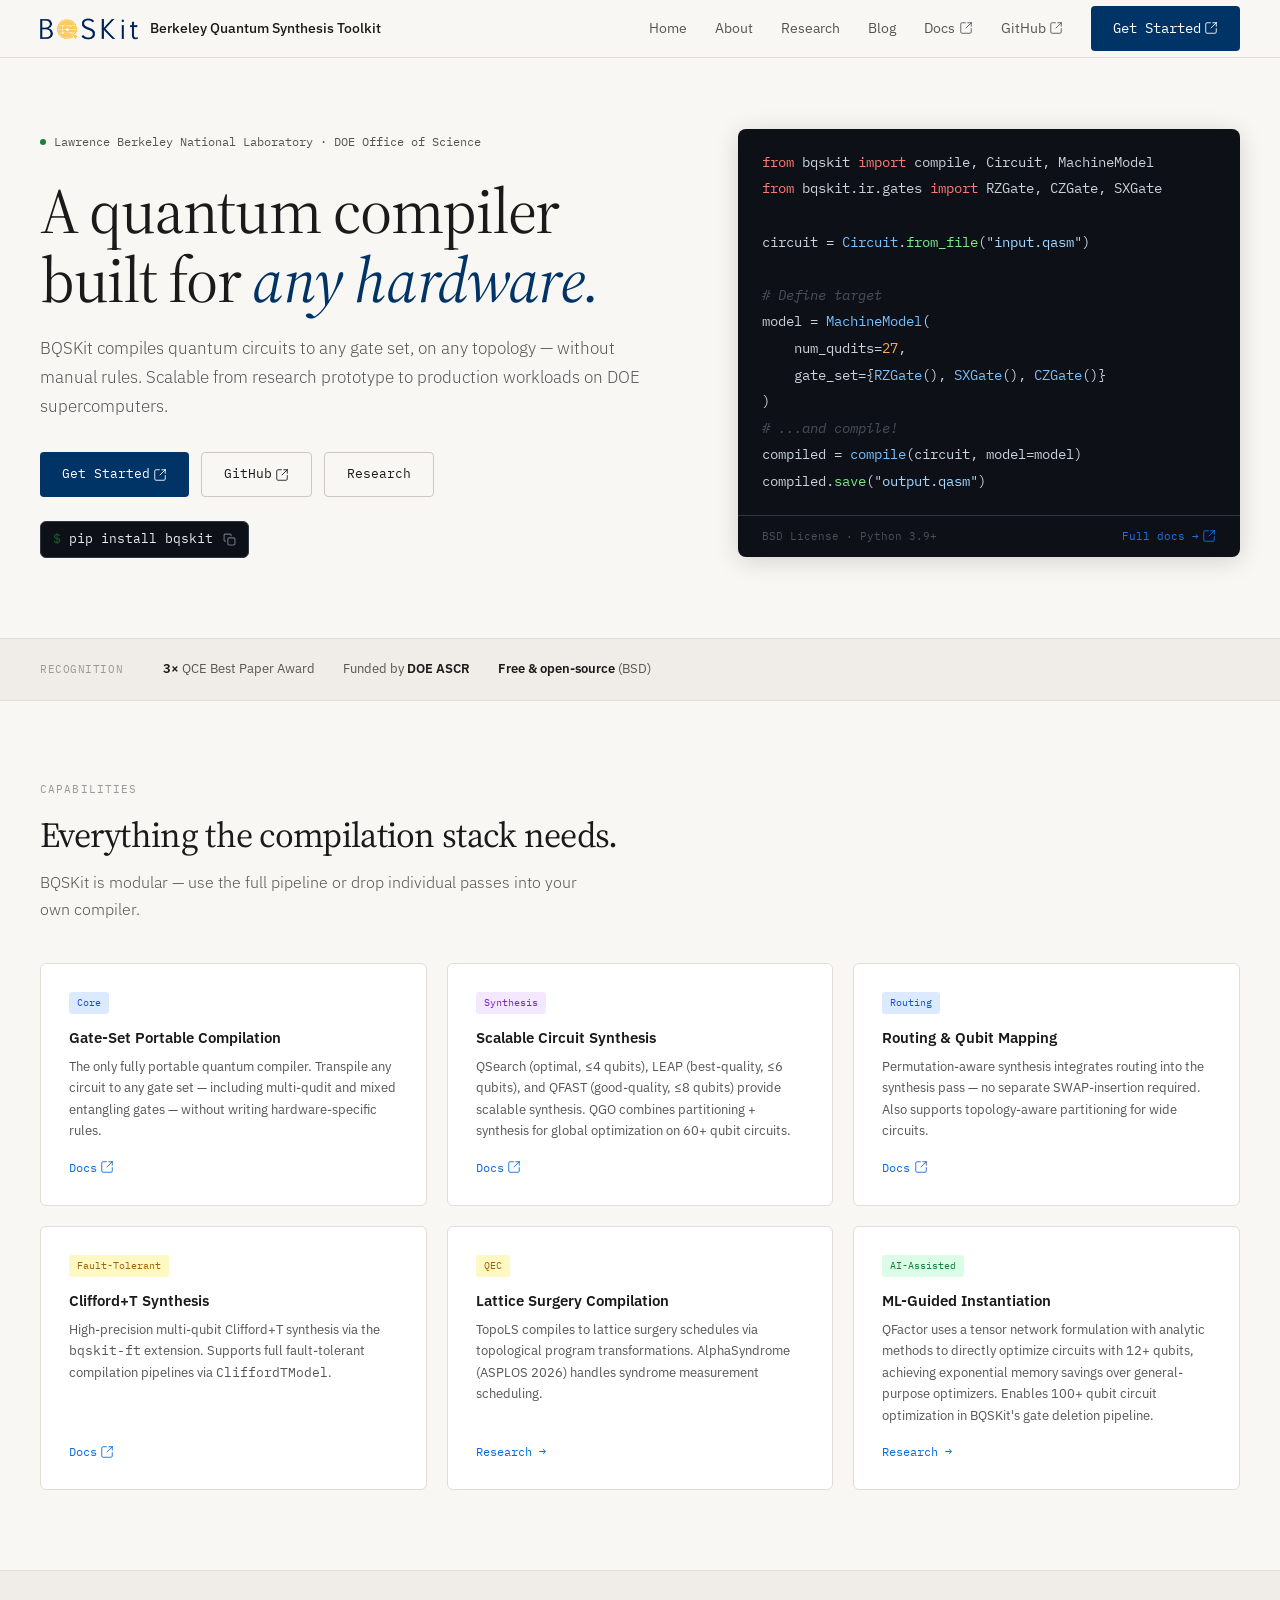
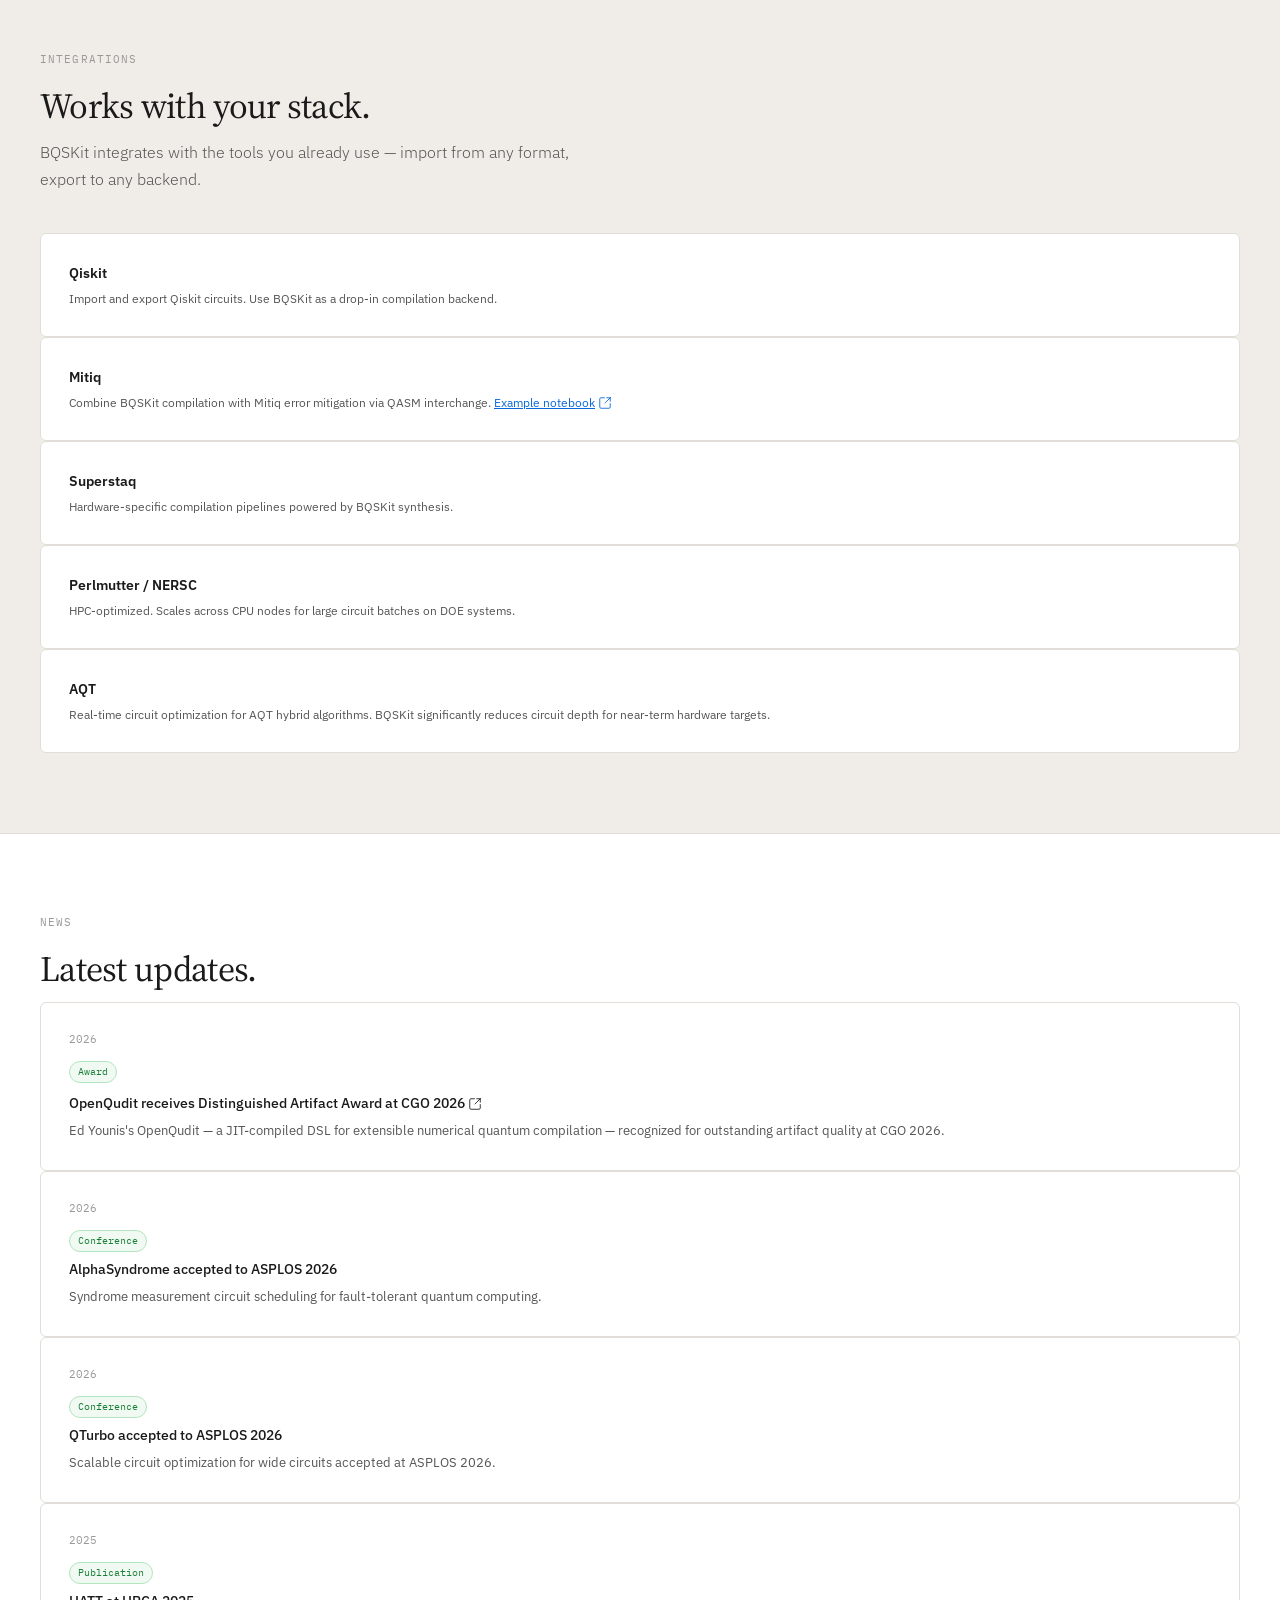
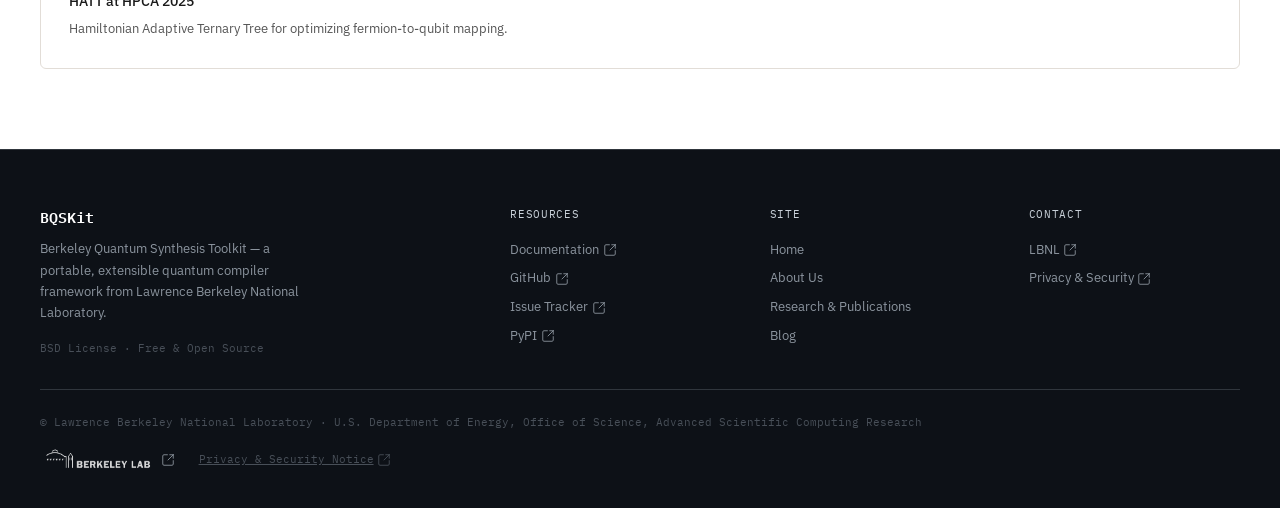
<file: index.html>
<!doctype html>
<html lang="en">
    <head>
        <meta charset="UTF-8" />
        <meta name="viewport" content="width=device-width, initial-scale=1.0" />
        <title>BQSKit — Berkeley Quantum Synthesis Toolkit</title>
        <link rel="stylesheet" href="style.css" />
        <link rel="icon" href="favicon.png" />
        <script src="components.js"></script>
    </head>
    <body>
        <site-nav></site-nav>

        <!-- HERO -->
        <div class="hero">
            <div>
                <div class="hero-lbl">
                    <span class="hero-dot"></span>
                    Lawrence Berkeley National Laboratory · DOE Office of
                    Science
                </div>
                <h1>
                    A quantum compiler<br />built for <em>any hardware.</em>
                </h1>
                <p class="hero-sub">
                    BQSKit compiles quantum circuits to any gate set, on any
                    topology — without manual rules. Scalable from research
                    prototype to production workloads on DOE supercomputers.
                </p>
                <div class="hero-actions">
                    <a
                        class="btn btn-primary"
                        href="https://github.com/BQSKit/bqskit-tutorial"
                        target="_blank"
                        >Get Started</a
                    >
                    <a
                        class="btn btn-ghost"
                        href="https://github.com/BQSKit"
                        target="_blank"
                        >GitHub</a
                    >
                    <a class="btn btn-ghost" href="research">Research</a>
                </div>
                <div
                    class="pip-snippet"
                    onclick="copySnippet(this, 'pip install bqskit')"
                    title="Copy to clipboard"
                >
                    <span class="pip-prompt">$</span>
                    <span class="pip-cmd">pip install bqskit</span>
                    <span class="pip-copy-icon">
                        <svg
                            class="icon-copy"
                            xmlns="http://www.w3.org/2000/svg"
                            width="13"
                            height="13"
                            viewBox="0 0 24 24"
                            fill="none"
                            stroke="currentColor"
                            stroke-width="2"
                            stroke-linecap="round"
                            stroke-linejoin="round"
                        >
                            <rect x="9" y="9" width="13" height="13" rx="2" />
                            <path
                                d="M5 15H4a2 2 0 0 1-2-2V4a2 2 0 0 1 2-2h9a2 2 0 0 1 2 2v1"
                            />
                        </svg>
                        <svg
                            class="icon-check"
                            xmlns="http://www.w3.org/2000/svg"
                            width="13"
                            height="13"
                            viewBox="0 0 24 24"
                            fill="none"
                            stroke="currentColor"
                            stroke-width="2.5"
                            stroke-linecap="round"
                            stroke-linejoin="round"
                        >
                            <polyline points="20 6 9 17 4 12" />
                        </svg>
                    </span>
                </div>
            </div>

            <!-- CODE CARD -->
            <div class="code-card hero-code">
                <div class="code-panel active" id="c-basic">
                    <pre><code><span class="ck">from</span> bqskit <span class="ck">import</span> compile, Circuit, MachineModel
<span class="ck">from</span> bqskit.ir.gates <span class="ck">import</span> RZGate, CZGate, SXGate

circuit = <span class="cf">Circuit</span>.<span class="cm">from_file</span>(<span class="cs">"input.qasm"</span>)

<span class="cc"># Define target</span>
model = <span class="cf">MachineModel</span>(
    num_qudits=<span class="cn">27</span>,
    gate_set={<span class="cf">RZGate</span>(), <span class="cf">SXGate</span>(), <span class="cf">CZGate</span>()}
)
<span class="cc"># ...and compile!</span>
compiled = <span class="cf">compile</span>(circuit, model=model)
compiled.<span class="cm">save</span>(<span class="cs">"output.qasm"</span>)</code></pre>
                </div>
                <div class="code-footer">
                    <span>BSD License · Python 3.9+</span>
                    <a
                        href="https://bqskit.readthedocs.io/en/latest/"
                        target="_blank"
                        >Full docs →</a
                    >
                </div>
            </div>
        </div>

        <!-- TRUST BAR -->
        <div class="trust-bar">
            <div class="trust-bar-inner">
                <span class="trust-label">Recognition</span>
                <div class="trust-items">
                    <span class="trust-item"
                        ><strong>3×</strong> QCE Best Paper Award</span
                    >
                    <span class="trust-item"
                        >Funded by <strong>DOE ASCR</strong></span
                    >
                    <span class="trust-item"
                        ><strong>Free &amp; open-source</strong> (BSD)</span
                    >
                    <span
                        class="trust-item"
                        id="pypi-downloads"
                        aria-live="polite"
                        ><strong id="pypi-count">—</strong> PyPI downloads</span
                    >
                </div>
            </div>
        </div>

        <!-- HOW IT WORKS -->

        <!-- CAPABILITIES -->
        <section class="section-wrap">
            <div class="container">
                <div class="eyebrow">Capabilities</div>
                <h2 class="sh">Everything the compilation stack needs.</h2>
                <p class="sdesc">
                    BQSKit is modular — use the full pipeline or drop individual
                    passes into your own compiler.
                </p>
                <div class="cap-grid">
                    <div class="card">
                        <span class="tag tag-c">Core</span>
                        <div class="cap-title">
                            Gate-Set Portable Compilation
                        </div>
                        <div class="cap-desc">
                            The only fully portable quantum compiler. Transpile
                            any circuit to any gate set — including multi-qudit
                            and mixed entangling gates — without writing
                            hardware-specific rules.
                        </div>
                        <a
                            class="cap-link"
                            href="https://bqskit.readthedocs.io/en/latest/"
                            target="_blank"
                            >Docs</a
                        >
                    </div>
                    <div class="card">
                        <span class="tag tag-s">Synthesis</span>
                        <div class="cap-title">Scalable Circuit Synthesis</div>
                        <div class="cap-desc">
                            QSearch (optimal, ≤4 qubits), LEAP (best-quality, ≤6
                            qubits), and QFAST (good-quality, ≤8 qubits) provide
                            scalable synthesis. QGO combines partitioning +
                            synthesis for global optimization on 60+ qubit
                            circuits.
                        </div>
                        <a
                            class="cap-link"
                            href="https://bqskit.readthedocs.io/en/latest/"
                            target="_blank"
                            >Docs</a
                        >
                    </div>
                    <div class="card">
                        <span class="tag tag-c">Routing</span>
                        <div class="cap-title">Routing &amp; Qubit Mapping</div>
                        <div class="cap-desc">
                            Permutation-aware synthesis integrates routing into
                            the synthesis pass — no separate SWAP-insertion
                            required. Also supports topology-aware partitioning
                            for wide circuits.
                        </div>
                        <a
                            class="cap-link"
                            href="https://bqskit.readthedocs.io/en/latest/"
                            target="_blank"
                            >Docs</a
                        >
                    </div>
                    <div class="card">
                        <span class="tag tag-f">Fault-Tolerant</span>
                        <div class="cap-title">Clifford+T Synthesis</div>
                        <div class="cap-desc">
                            High-precision multi-qubit Clifford+T synthesis via
                            the
                            <code>bqskit-ft</code> extension. Supports full
                            fault-tolerant compilation pipelines via
                            <code>CliffordTModel</code>.
                        </div>
                        <a
                            class="cap-link"
                            href="https://bqskit.readthedocs.io/en/latest/"
                            target="_blank"
                            >Docs</a
                        >
                    </div>
                    <div class="card">
                        <span class="tag tag-f">QEC</span>
                        <div class="cap-title">Lattice Surgery Compilation</div>
                        <div class="cap-desc">
                            TopoLS compiles to lattice surgery schedules via
                            topological program transformations. AlphaSyndrome
                            (ASPLOS 2026) handles syndrome measurement
                            scheduling.
                        </div>
                        <a class="cap-link" href="research">Research →</a>
                    </div>
                    <div class="card">
                        <span class="tag tag-a">AI-Assisted</span>
                        <div class="cap-title">ML-Guided Instantiation</div>
                        <div class="cap-desc">
                            QFactor uses a tensor network formulation with
                            analytic methods to directly optimize circuits with
                            12+ qubits, achieving exponential memory savings
                            over general-purpose optimizers. Enables 100+ qubit
                            circuit optimization in BQSKit's gate deletion
                            pipeline.
                        </div>
                        <a class="cap-link" href="research">Research →</a>
                    </div>
                </div>
            </div>
        </section>

        <!-- INTEGRATIONS -->
        <section
            class="section-wrap tinted"
            style="
                border-top: 1px solid var(--border);
                border-bottom: 1px solid var(--border);
            "
        >
            <div class="container">
                <div class="eyebrow">Integrations</div>
                <h2 class="sh">Works with your stack.</h2>
                <p class="sdesc">
                    BQSKit integrates with the tools you already use — import
                    from any format, export to any backend.
                </p>
                <div class="integ-grid">
                    <div class="card">
                        <div class="integ-name">Qiskit</div>
                        <div class="integ-desc">
                            Import and export Qiskit circuits. Use BQSKit as a
                            drop-in compilation backend.
                        </div>
                    </div>
                    <div class="card">
                        <div class="integ-name">Mitiq</div>
                        <div class="integ-desc">
                            Combine BQSKit compilation with Mitiq error
                            mitigation via QASM interchange.
                            <a
                                href="https://github.com/unitaryfund/research/blob/main/ieee-quantum-week/compilation-with-error-mitigation-tutorial/bqskit.ipynb"
                                target="_blank"
                                style="color: var(--accent); font-size: 12px"
                                >Example notebook</a
                            >
                        </div>
                    </div>
                    <div class="card">
                        <div class="integ-name">Superstaq</div>
                        <div class="integ-desc">
                            Hardware-specific compilation pipelines powered by
                            BQSKit synthesis.
                        </div>
                    </div>
                    <div class="card">
                        <div class="integ-name">Perlmutter / NERSC</div>
                        <div class="integ-desc">
                            HPC-optimized. Scales across CPU nodes for large
                            circuit batches on DOE systems.
                        </div>
                    </div>
                    <div class="card">
                        <div class="integ-name">AQT</div>
                        <div class="integ-desc">
                            Real-time circuit optimization for AQT hybrid
                            algorithms. BQSKit significantly reduces circuit
                            depth for near-term hardware targets.
                        </div>
                    </div>
                </div>
            </div>
        </section>

        <!-- NEWS -->
        <section class="section-wrap white">
            <div class="container">
                <div class="eyebrow">News</div>
                <h2 class="sh">Latest updates.</h2>
                <div class="news-grid">
                    <div class="card">
                        <div class="news-date">2026</div>
                        <span class="pill pill-new">Award</span>
                        <a
                            class="news-title"
                            href="https://arxiv.org/abs/2511.16585"
                            target="_blank"
                            >OpenQudit receives Distinguished Artifact Award at
                            CGO 2026</a
                        >
                        <div class="news-snippet">
                            Ed Younis's OpenQudit — a JIT-compiled DSL for
                            extensible numerical quantum compilation —
                            recognized for outstanding artifact quality at CGO
                            2026.
                        </div>
                    </div>
                    <div class="card">
                        <div class="news-date">2026</div>
                        <span class="pill pill-new">Conference</span>
                        <a class="news-title" href="research"
                            >AlphaSyndrome accepted to ASPLOS 2026</a
                        >
                        <div class="news-snippet">
                            Syndrome measurement circuit scheduling for
                            fault-tolerant quantum computing.
                        </div>
                    </div>
                    <div class="card">
                        <div class="news-date">2026</div>
                        <span class="pill pill-new">Conference</span>
                        <a class="news-title" href="research"
                            >QTurbo accepted to ASPLOS 2026</a
                        >
                        <div class="news-snippet">
                            Scalable circuit optimization for wide circuits
                            accepted at ASPLOS 2026.
                        </div>
                    </div>
                    <div class="card">
                        <div class="news-date">2025</div>
                        <span class="pill pill-new">Publication</span>
                        <a class="news-title" href="research"
                            >HATT at HPCA 2025</a
                        >
                        <div class="news-snippet">
                            Hamiltonian Adaptive Ternary Tree for optimizing
                            fermion-to-qubit mapping.
                        </div>
                    </div>
                </div>
            </div>
        </section>

        <site-footer></site-footer>
        <script src="main.js"></script>
    </body>
</html>
</file>
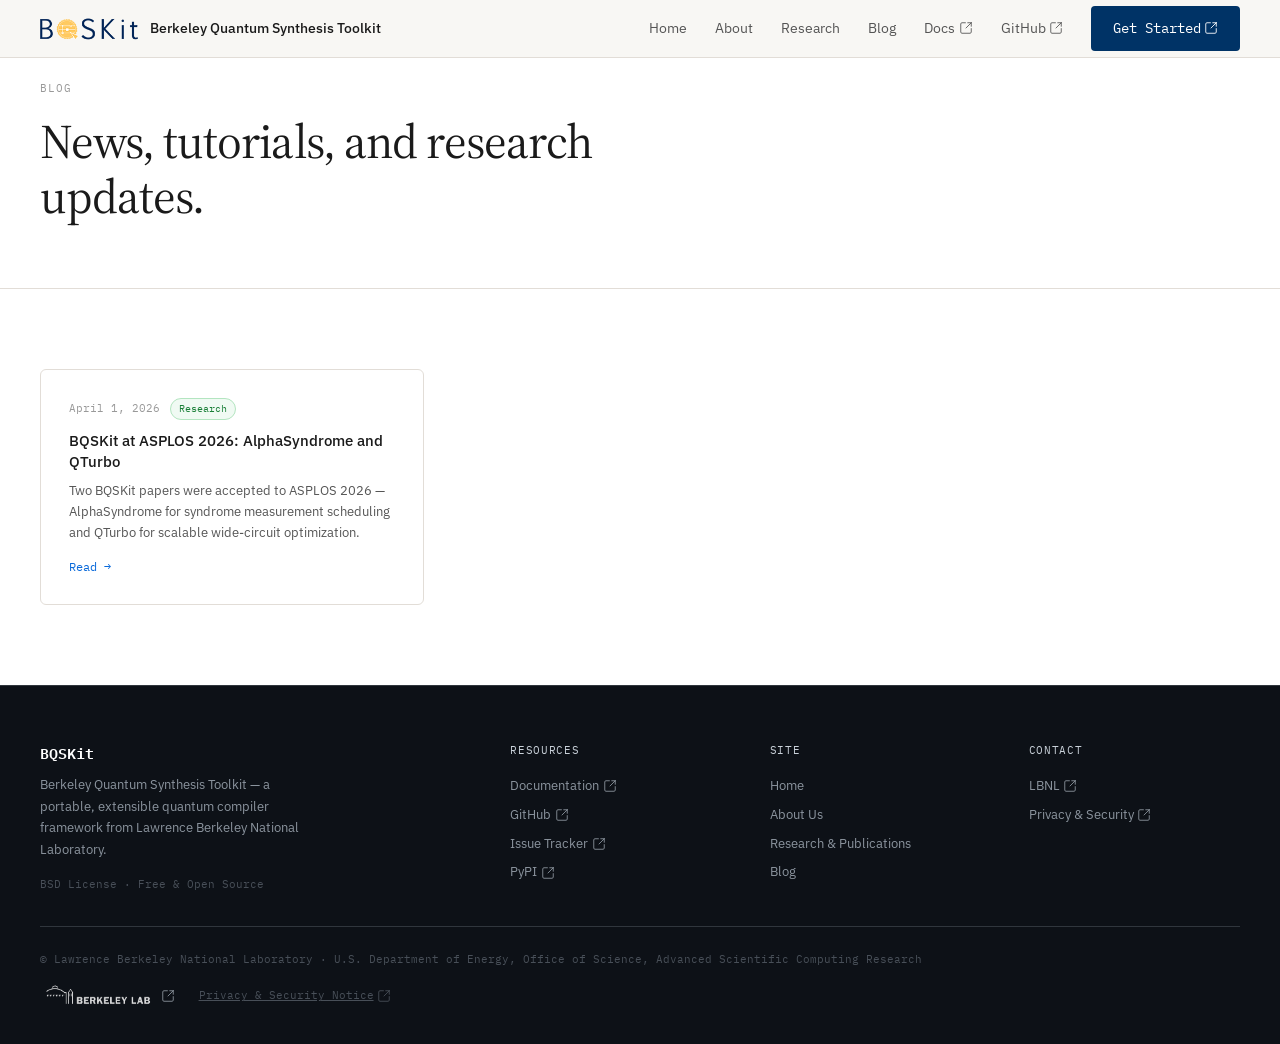
<file: blog.html>
<!doctype html>
<html lang="en">
    <head>
        <meta charset="UTF-8" />
        <meta name="viewport" content="width=device-width, initial-scale=1.0" />
        <title>Blog — BQSKit</title>
        <link rel="stylesheet" href="style.css" />
        <script src="components.js"></script>
    </head>
    <body>
        <site-nav></site-nav>

        <!-- PAGE HERO -->
        <div class="page-hero">
            <div class="container">
                <div class="page-hero-eyebrow">Blog</div>
                <h1>News, tutorials, and research updates.</h1>
            </div>
        </div>

        <!-- POSTS -->
        <section class="section-wrap white">
            <div class="container">
                <div class="blog-grid" id="blog-grid">
                    <!-- Posts are rendered here by posts.js + the script below -->
                </div>
                <p class="blog-empty" id="blog-empty" style="display: none">
                    No posts yet — check back soon.
                </p>
            </div>
        </section>

        <site-footer></site-footer>

        <script src="posts.js"></script>
        <script src="main.js"></script>
        <script>
            (function () {
                const grid = document.getElementById("blog-grid");
                const empty = document.getElementById("blog-empty");

                if (!BLOG_POSTS || BLOG_POSTS.length === 0) {
                    empty.style.display = "";
                    return;
                }

                // Sort newest first
                const sorted = BLOG_POSTS.slice().sort(
                    (a, b) => new Date(b.date) - new Date(a.date),
                );

                sorted.forEach((post) => {
                    const d = new Date(post.date + "T00:00:00");
                    const dateStr = d.toLocaleDateString("en-US", {
                        year: "numeric",
                        month: "long",
                        day: "numeric",
                    });

                    const card = document.createElement("a");
                    card.className = "blog-card card";
                    card.href = "blog/" + post.slug;
                    card.innerHTML =
                        '<div class="blog-card-meta">' +
                        '<span class="blog-card-date">' +
                        dateStr +
                        "</span>" +
                        '<span class="pill pill-new">' +
                        post.category +
                        "</span>" +
                        "</div>" +
                        '<div class="blog-card-title">' +
                        post.title +
                        "</div>" +
                        '<div class="blog-card-excerpt">' +
                        post.excerpt +
                        "</div>" +
                        '<span class="blog-card-read">Read →</span>';
                    grid.appendChild(card);
                });
            })();
        </script>
    </body>
</html>
</file>
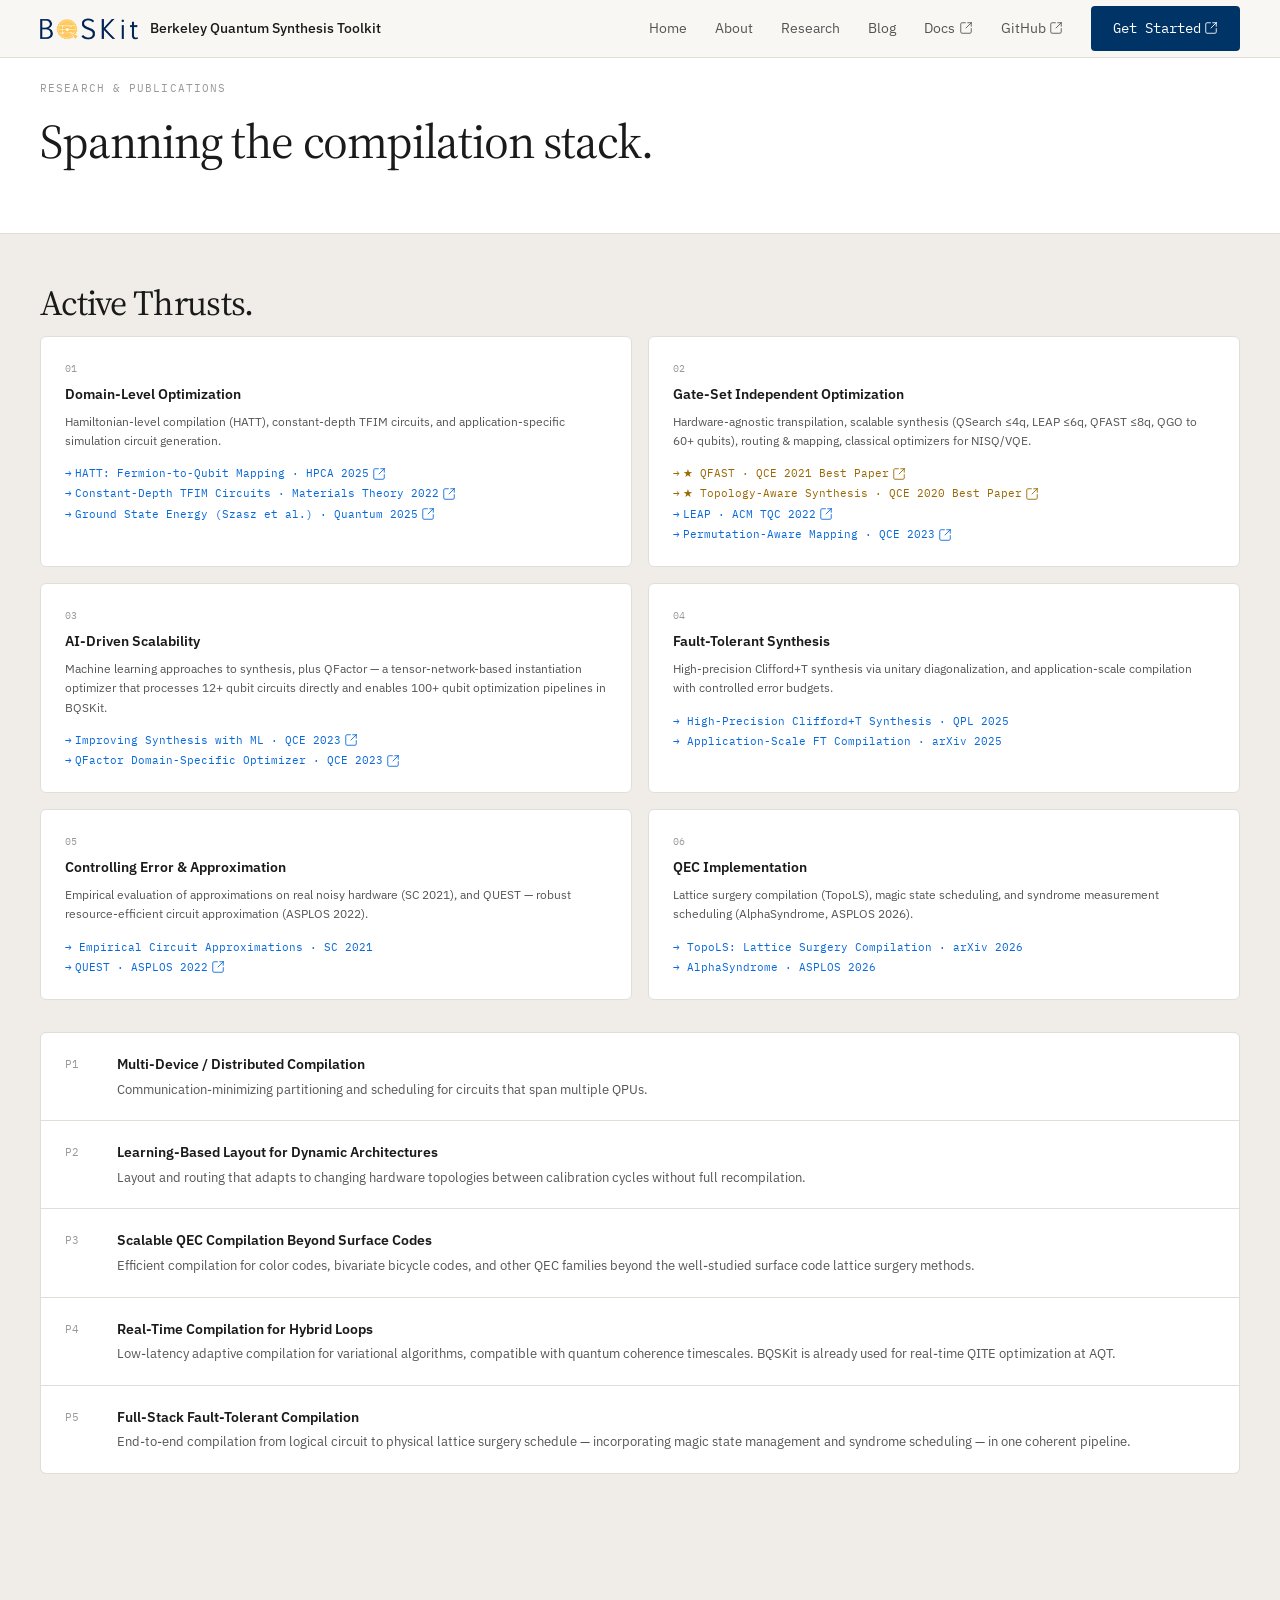
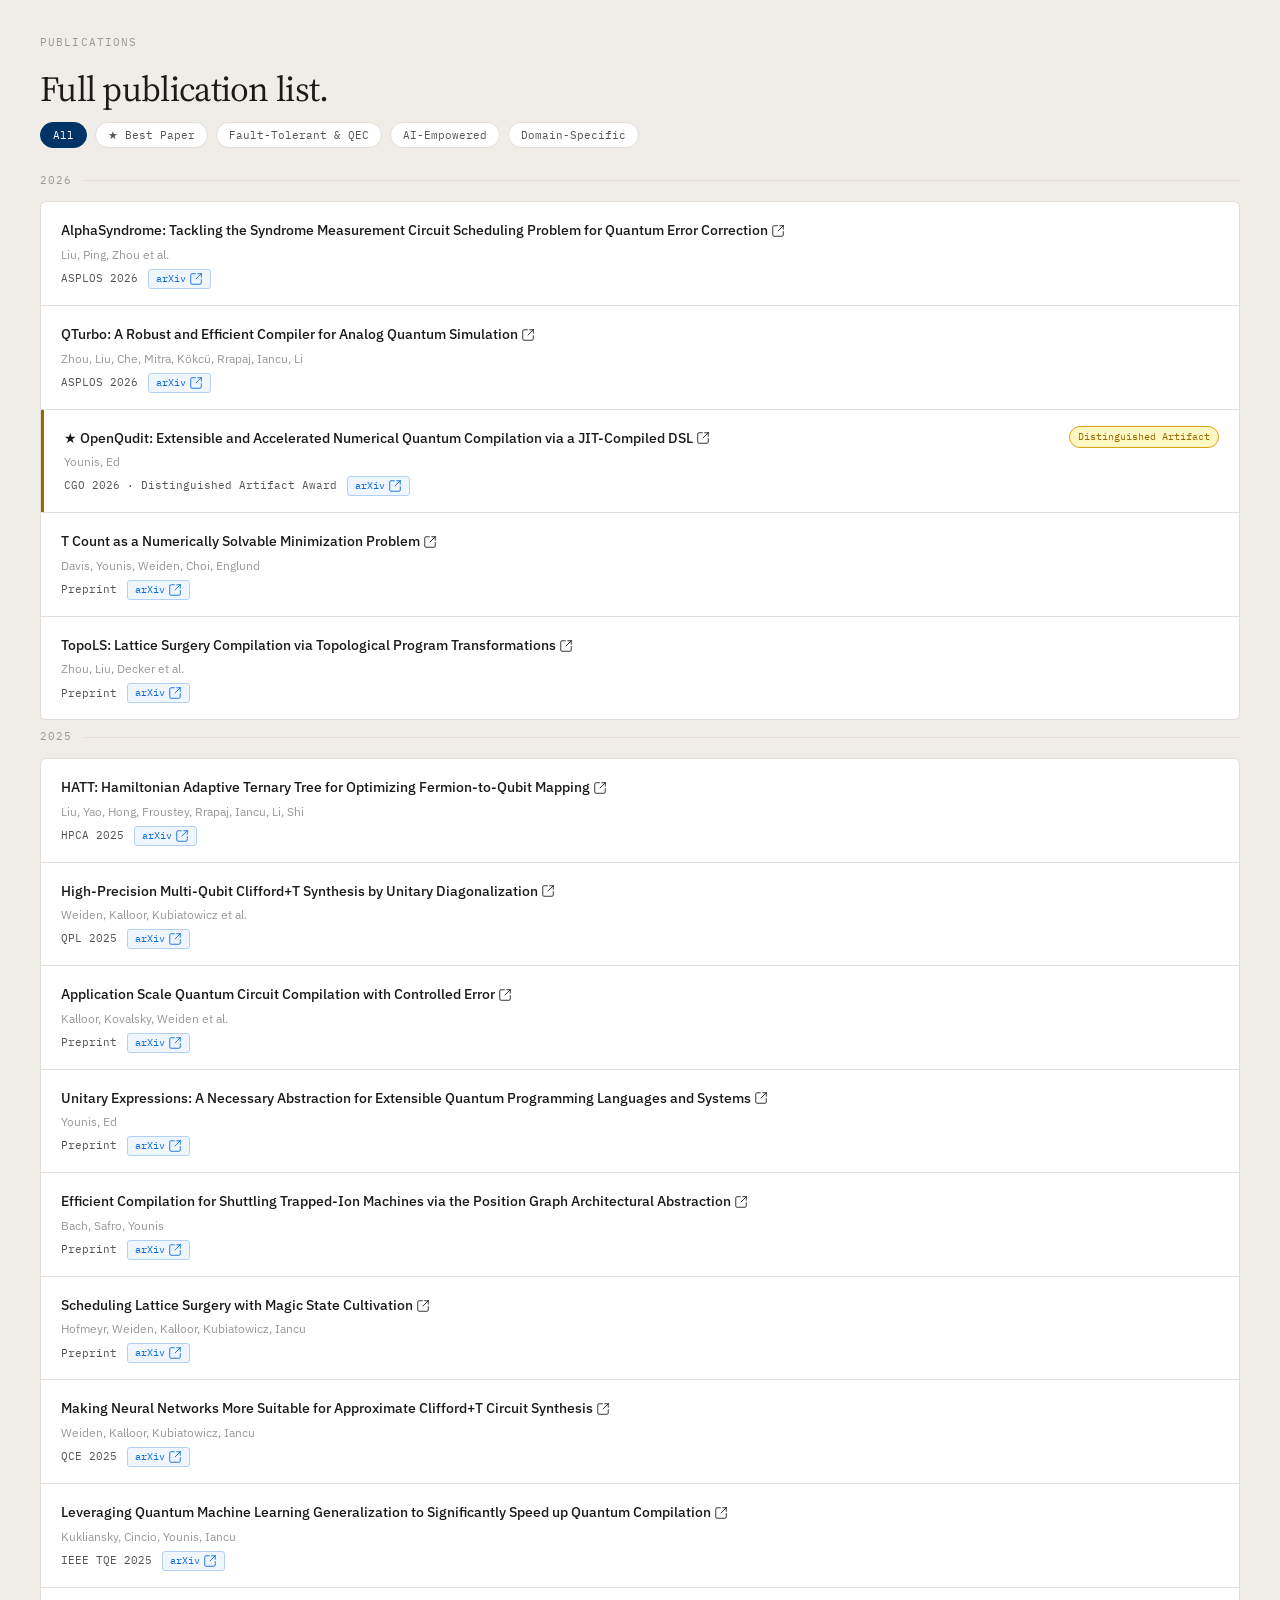
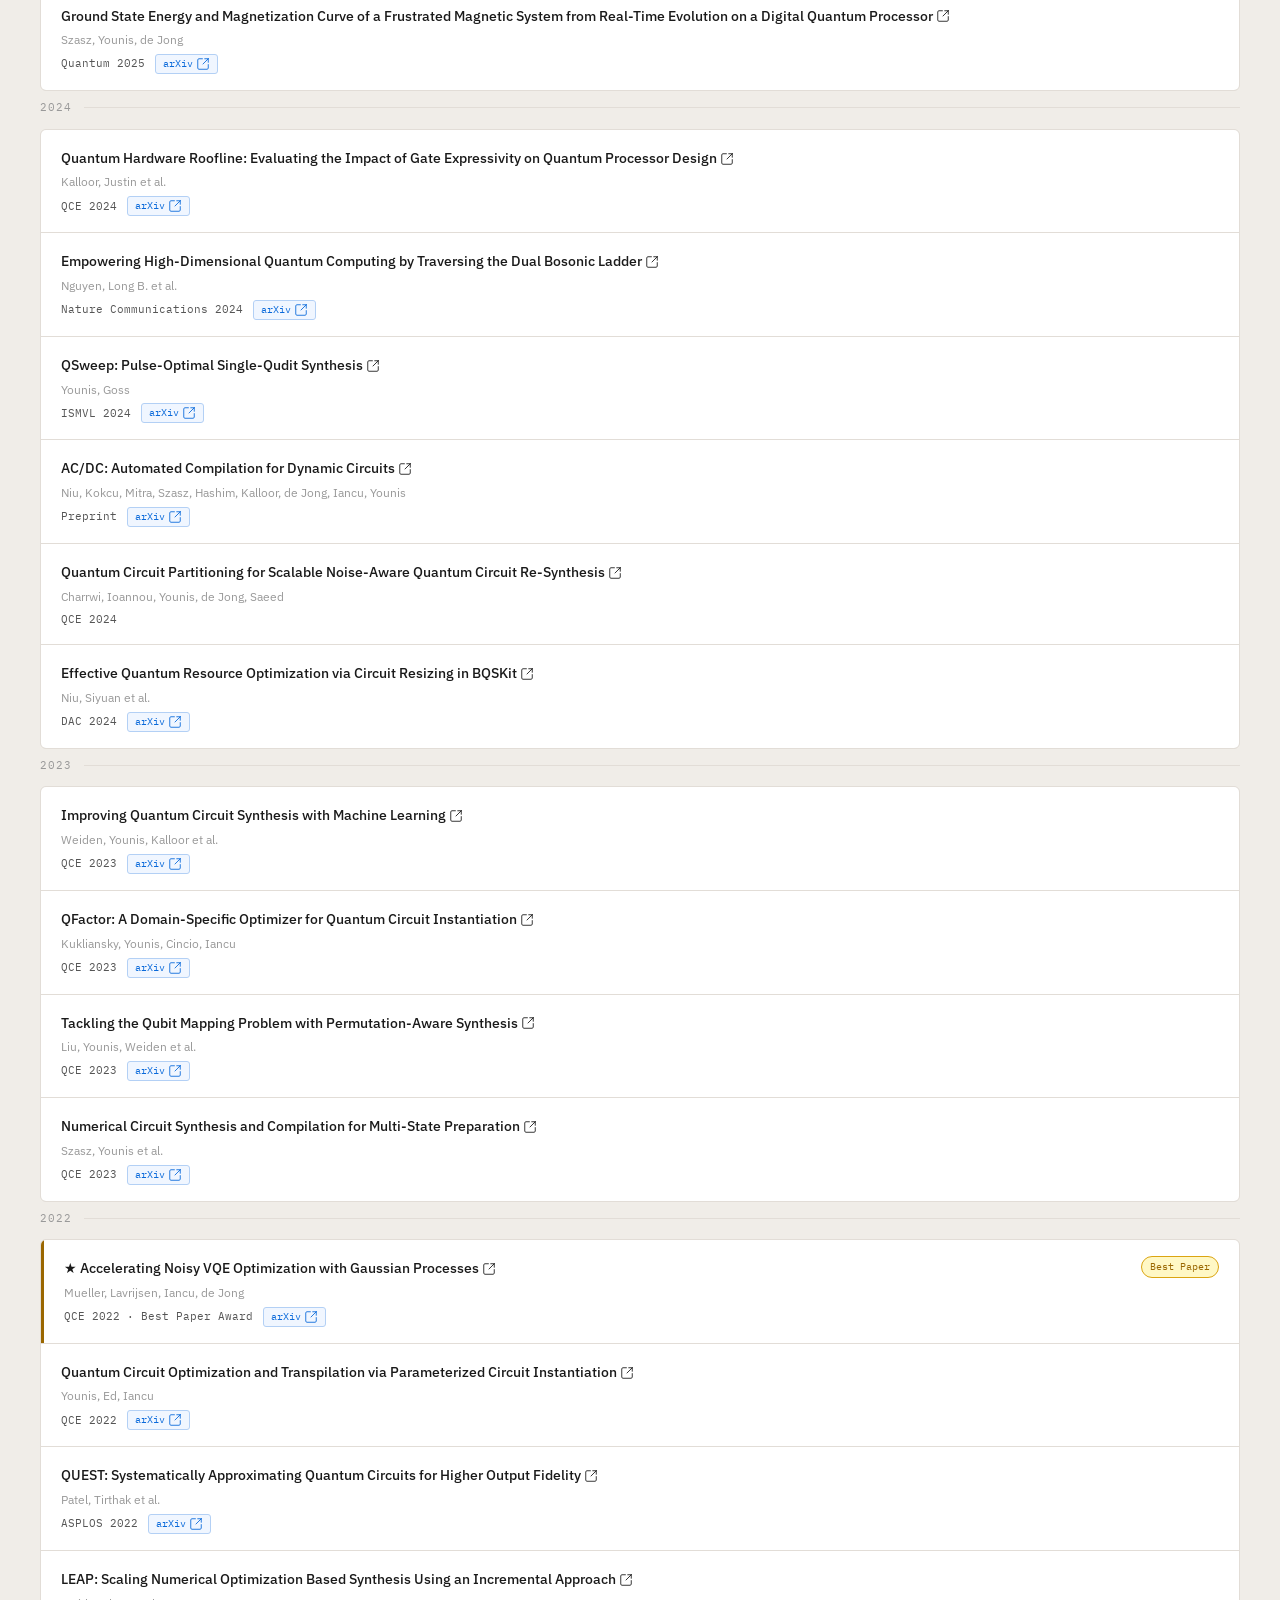
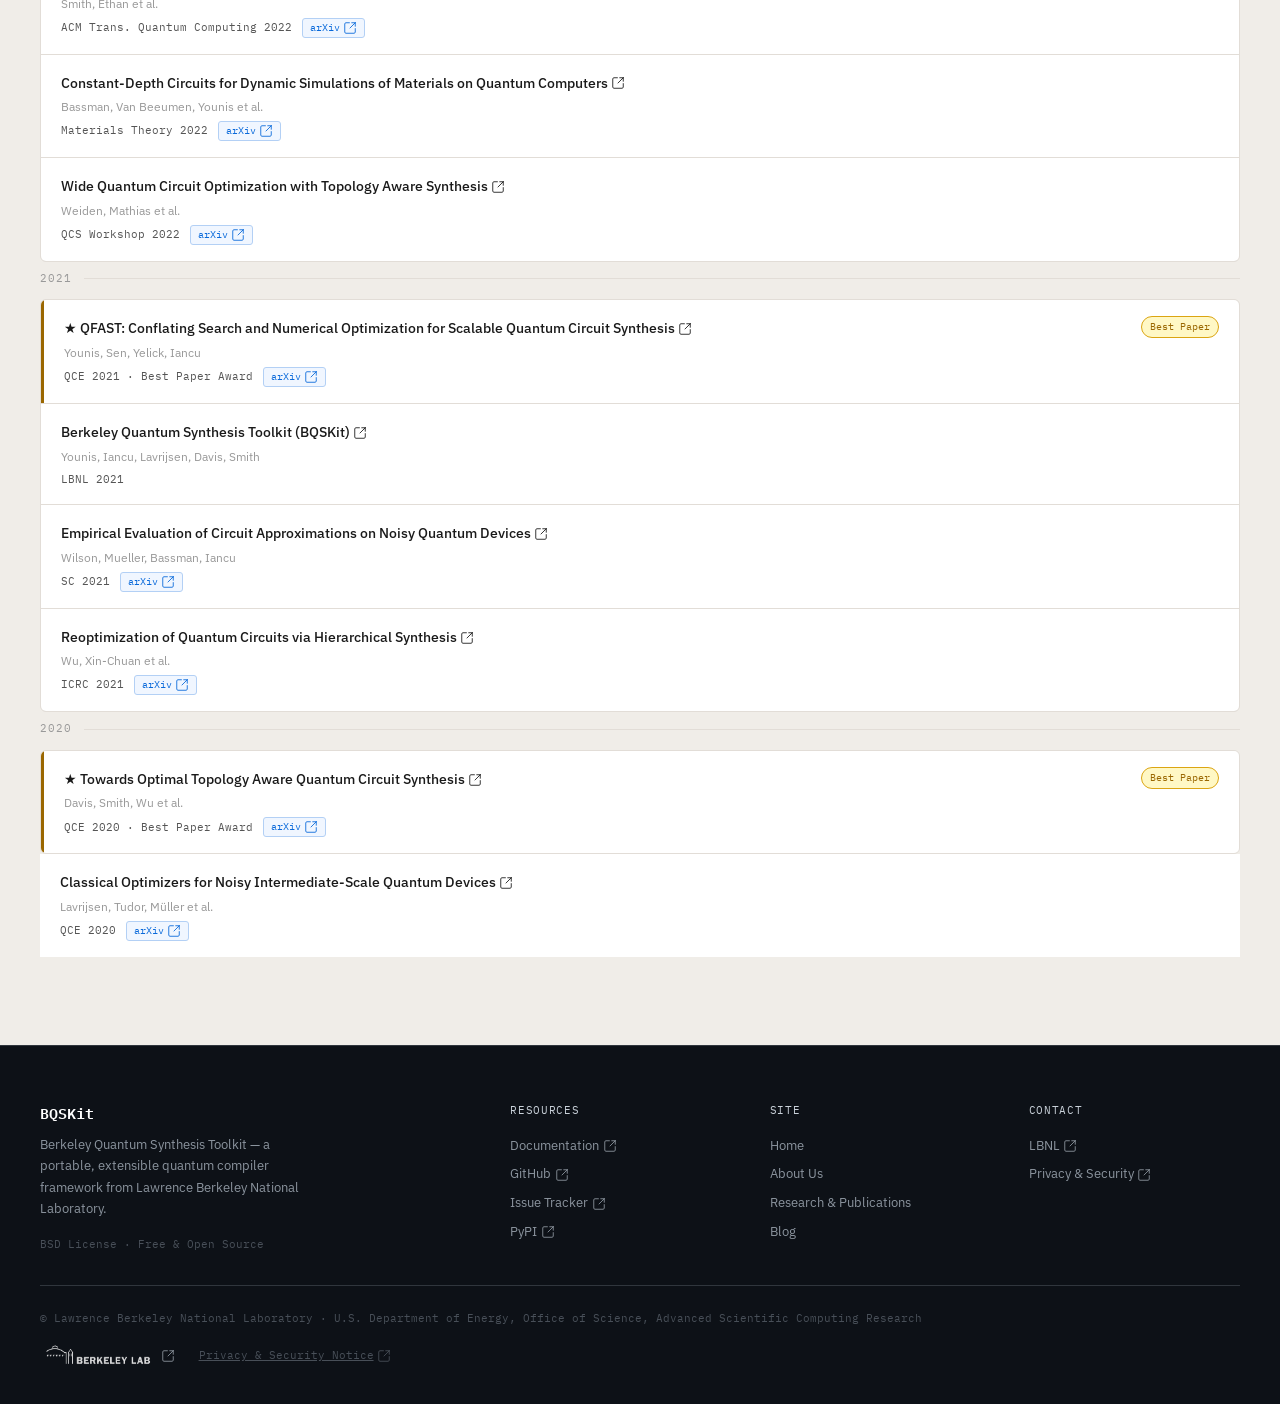
<file: research.html>
<!doctype html>
<html lang="en">
    <head>
        <meta charset="UTF-8" />
        <meta name="viewport" content="width=device-width, initial-scale=1.0" />
        <title>Research &amp; Publications — BQSKit</title>
        <link rel="stylesheet" href="style.css" />
        <script src="components.js"></script>
    </head>
    <body>
        <site-nav></site-nav>

        <!-- PAGE HERO -->
        <div class="page-hero">
            <div class="container">
                <div class="page-hero-eyebrow">Research &amp; Publications</div>
                <h1>Spanning the compilation stack.</h1>
            </div>
        </div>

        <!-- ACTIVE THRUSTS -->
        <section class="section-wrap tinted" style="padding-top: 3rem">
            <div class="container">
                <h2 class="sh">Active Thrusts.</h2>
                <div class="research-grid">
                    <div class="research-card">
                        <div class="dg-num">01</div>
                        <div class="dg-title">Domain-Level Optimization</div>
                        <div class="dg-desc">
                            Hamiltonian-level compilation (HATT), constant-depth
                            TFIM circuits, and application-specific simulation
                            circuit generation.
                        </div>
                        <div class="dg-papers">
                            <a
                                href="https://arxiv.org/abs/2501.04643"
                                target="_blank"
                                >HATT: Fermion-to-Qubit Mapping · HPCA 2025</a
                            >
                            <a
                                href="http://arxiv.org/abs/2103.07429"
                                target="_blank"
                                >Constant-Depth TFIM Circuits · Materials Theory
                                2022</a
                            >
                            <a
                                href="https://arxiv.org/abs/2401.03015"
                                target="_blank"
                                >Ground State Energy (Szasz et al.) · Quantum
                                2025</a
                            >
                        </div>
                    </div>
                    <div class="research-card">
                        <div class="dg-num">02</div>
                        <div class="dg-title">
                            Gate-Set Independent Optimization
                        </div>
                        <div class="dg-desc">
                            Hardware-agnostic transpilation, scalable synthesis
                            (QSearch ≤4q, LEAP ≤6q, QFAST ≤8q, QGO to 60+
                            qubits), routing &amp; mapping, classical optimizers
                            for NISQ/VQE.
                        </div>
                        <div class="dg-papers">
                            <a
                                href="https://ieeexplore.ieee.org/abstract/document/9605287"
                                target="_blank"
                                class="dg-award"
                                >★ QFAST · QCE 2021 Best Paper</a
                            >
                            <a
                                href="https://ieeexplore.ieee.org/abstract/document/9259942"
                                target="_blank"
                                class="dg-award"
                                >★ Topology-Aware Synthesis · QCE 2020 Best
                                Paper</a
                            >
                            <a href="#pubs" target="_blank"
                                >LEAP · ACM TQC 2022</a
                            >
                            <a
                                href="https://arxiv.org/abs/2305.02939"
                                target="_blank"
                                >Permutation-Aware Mapping · QCE 2023</a
                            >
                        </div>
                    </div>
                    <div class="research-card">
                        <div class="dg-num">03</div>
                        <div class="dg-title">AI-Driven Scalability</div>
                        <div class="dg-desc">
                            Machine learning approaches to synthesis, plus
                            QFactor — a tensor-network-based instantiation
                            optimizer that processes 12+ qubit circuits directly
                            and enables 100+ qubit optimization pipelines in
                            BQSKit.
                        </div>
                        <div class="dg-papers">
                            <a
                                href="https://arxiv.org/abs/2306.05622"
                                target="_blank"
                                >Improving Synthesis with ML · QCE 2023</a
                            >
                            <a
                                href="https://arxiv.org/abs/2306.08152"
                                target="_blank"
                                >QFactor Domain-Specific Optimizer · QCE 2023</a
                            >
                        </div>
                    </div>
                    <div class="research-card">
                        <div class="dg-num">04</div>
                        <div class="dg-title">Fault-Tolerant Synthesis</div>
                        <div class="dg-desc">
                            High-precision Clifford+T synthesis via unitary
                            diagonalization, and application-scale compilation
                            with controlled error budgets.
                        </div>
                        <div class="dg-papers">
                            <a href="#pubs"
                                >High-Precision Clifford+T Synthesis · QPL
                                2025</a
                            >
                            <a href="#pubs"
                                >Application-Scale FT Compilation · arXiv
                                2025</a
                            >
                        </div>
                    </div>
                    <div class="research-card">
                        <div class="dg-num">05</div>
                        <div class="dg-title">
                            Controlling Error &amp; Approximation
                        </div>
                        <div class="dg-desc">
                            Empirical evaluation of approximations on real noisy
                            hardware (SC 2021), and QUEST — robust
                            resource-efficient circuit approximation (ASPLOS
                            2022).
                        </div>
                        <div class="dg-papers">
                            <a href="#pubs"
                                >Empirical Circuit Approximations · SC 2021</a
                            >
                            <a
                                href="https://dl.acm.org/doi/abs/10.1145/3503222.3507739"
                                target="_blank"
                                >QUEST · ASPLOS 2022</a
                            >
                        </div>
                    </div>
                    <div class="research-card">
                        <div class="dg-num">06</div>
                        <div class="dg-title">QEC Implementation</div>
                        <div class="dg-desc">
                            Lattice surgery compilation (TopoLS), magic state
                            scheduling, and syndrome measurement scheduling
                            (AlphaSyndrome, ASPLOS 2026).
                        </div>
                        <div class="dg-papers">
                            <a href="#pubs"
                                >TopoLS: Lattice Surgery Compilation · arXiv
                                2026</a
                            >
                            <a href="#pubs">AlphaSyndrome · ASPLOS 2026</a>
                        </div>
                    </div>
                </div>
                <div class="open-prob-list" style="margin-top: 2rem">
                    <div class="op-row">
                        <div class="op-num">P1</div>
                        <div>
                            <div class="op-title">
                                Multi-Device / Distributed Compilation
                            </div>
                            <div class="op-desc">
                                Communication-minimizing partitioning and
                                scheduling for circuits that span multiple QPUs.
                            </div>
                        </div>
                    </div>
                    <div class="op-row">
                        <div class="op-num">P2</div>
                        <div>
                            <div class="op-title">
                                Learning-Based Layout for Dynamic Architectures
                            </div>
                            <div class="op-desc">
                                Layout and routing that adapts to changing
                                hardware topologies between calibration cycles
                                without full recompilation.
                            </div>
                        </div>
                    </div>
                    <div class="op-row">
                        <div class="op-num">P3</div>
                        <div>
                            <div class="op-title">
                                Scalable QEC Compilation Beyond Surface Codes
                            </div>
                            <div class="op-desc">
                                Efficient compilation for color codes, bivariate
                                bicycle codes, and other QEC families beyond the
                                well-studied surface code lattice surgery
                                methods.
                            </div>
                        </div>
                    </div>
                    <div class="op-row">
                        <div class="op-num">P4</div>
                        <div>
                            <div class="op-title">
                                Real-Time Compilation for Hybrid Loops
                            </div>
                            <div class="op-desc">
                                Low-latency adaptive compilation for variational
                                algorithms, compatible with quantum coherence
                                timescales. BQSKit is already used for real-time
                                QITE optimization at AQT.
                            </div>
                        </div>
                    </div>
                    <div class="op-row">
                        <div class="op-num">P5</div>
                        <div>
                            <div class="op-title">
                                Full-Stack Fault-Tolerant Compilation
                            </div>
                            <div class="op-desc">
                                End-to-end compilation from logical circuit to
                                physical lattice surgery schedule —
                                incorporating magic state management and
                                syndrome scheduling — in one coherent pipeline.
                            </div>
                        </div>
                    </div>
                </div>
            </div>
        </section>

        <!-- PUBLICATIONS -->
        <section class="section-wrap tinted" id="pubs">
            <div class="container">
                <div class="eyebrow">Publications</div>
                <h2 class="sh">Full publication list.</h2>

                <!-- topic filters -->
                <div class="pub-filters">
                    <button class="pf active" onclick="filterPubs('all', this)">
                        All
                    </button>
                    <button class="pf" onclick="filterPubs('award', this)">
                        ★ Best Paper
                    </button>
                    <button class="pf" onclick="filterPubs('ft', this)">
                        Fault-Tolerant &amp; QEC
                    </button>
                    <button class="pf" onclick="filterPubs('ai', this)">
                        AI-Empowered
                    </button>
                    <button class="pf" onclick="filterPubs('domain', this)">
                        Domain-Specific
                    </button>
                </div>

                <!-- 2026 -->
                <div class="pub-year-section year-section" data-year="2026">
                    <div class="year-header">2026</div>
                    <div class="pub-list">
                        <div class="pub-row" data-tags="ft">
                            <div class="pub-info">
                                <a
                                    class="pub-title"
                                    href="https://dl.acm.org/doi/10.1145/3779212.3790123"
                                    target="_blank"
                                    >AlphaSyndrome: Tackling the Syndrome
                                    Measurement Circuit Scheduling Problem for
                                    Quantum Error Correction</a
                                >
                                <div class="pub-authors">
                                    Liu, Ping, Zhou et al.
                                </div>
                                <div class="pub-meta">
                                    <span class="pub-venue">ASPLOS 2026</span>
                                    <a
                                        class="pub-arxiv-btn"
                                        href="https://arxiv.org/abs/2601.12509"
                                        target="_blank"
                                        >arXiv</a
                                    >
                                </div>
                            </div>
                        </div>
                        <div class="pub-row" data-tags="">
                            <div class="pub-info">
                                <a
                                    class="pub-title"
                                    href="https://dl.acm.org/doi/10.1145/3760250.3762227"
                                    target="_blank"
                                    >QTurbo: A Robust and Efficient Compiler for
                                    Analog Quantum Simulation</a
                                >
                                <div class="pub-authors">
                                    Zhou, Liu, Che, Mitra, Kökcü, Rrapaj, Iancu,
                                    Li
                                </div>
                                <div class="pub-meta">
                                    <span class="pub-venue">ASPLOS 2026</span>
                                    <a
                                        class="pub-arxiv-btn"
                                        href="https://arxiv.org/abs/2506.22958"
                                        target="_blank"
                                        >arXiv</a
                                    >
                                </div>
                            </div>
                        </div>
                        <div class="pub-row award" data-tags="award">
                            <div class="pub-info">
                                <a
                                    class="pub-title"
                                    href="https://ieeexplore.ieee.org/document/11394847"
                                    target="_blank"
                                    >★ OpenQudit: Extensible and Accelerated
                                    Numerical Quantum Compilation via a
                                    JIT-Compiled DSL</a
                                >
                                <div class="pub-authors">Younis, Ed</div>
                                <div class="pub-meta">
                                    <span class="pub-venue"
                                        >CGO 2026 · Distinguished Artifact
                                        Award</span
                                    >
                                    <a
                                        class="pub-arxiv-btn"
                                        href="https://arxiv.org/abs/2511.16585"
                                        target="_blank"
                                        >arXiv</a
                                    >
                                </div>
                            </div>
                            <span class="pill pill-award"
                                >Distinguished Artifact</span
                            >
                        </div>
                        <div class="pub-row" data-tags="ft">
                            <div class="pub-info">
                                <a
                                    class="pub-title"
                                    href="https://arxiv.org/abs/2603.25101"
                                    target="_blank"
                                    >T Count as a Numerically Solvable
                                    Minimization Problem</a
                                >
                                <div class="pub-authors">
                                    Davis, Younis, Weiden, Choi, Englund
                                </div>
                                <div class="pub-meta">
                                    <span class="pub-venue">Preprint</span>
                                    <a
                                        class="pub-arxiv-btn"
                                        href="https://arxiv.org/abs/2603.25101"
                                        target="_blank"
                                        >arXiv</a
                                    >
                                </div>
                            </div>
                        </div>
                        <div class="pub-row" data-tags="ft">
                            <div class="pub-info">
                                <a
                                    class="pub-title"
                                    href="https://arxiv.org/abs/2601.23109"
                                    target="_blank"
                                    >TopoLS: Lattice Surgery Compilation via
                                    Topological Program Transformations</a
                                >
                                <div class="pub-authors">
                                    Zhou, Liu, Decker et al.
                                </div>
                                <div class="pub-meta">
                                    <span class="pub-venue">Preprint</span>
                                    <a
                                        class="pub-arxiv-btn"
                                        href="https://arxiv.org/abs/2601.23109"
                                        target="_blank"
                                        >arXiv</a
                                    >
                                </div>
                            </div>
                        </div>
                    </div>
                </div>

                <!-- 2025 -->
                <div class="pub-year-section year-section" data-year="2025">
                    <div class="year-header">2025</div>
                    <div class="pub-list">
                        <div class="pub-row" data-tags="domain">
                            <div class="pub-info">
                                <a
                                    class="pub-title"
                                    href="https://ieeexplore.ieee.org/document/10946808/"
                                    target="_blank"
                                    >HATT: Hamiltonian Adaptive Ternary Tree for
                                    Optimizing Fermion-to-Qubit Mapping</a
                                >
                                <div class="pub-authors">
                                    Liu, Yao, Hong, Froustey, Rrapaj, Iancu, Li,
                                    Shi
                                </div>
                                <div class="pub-meta">
                                    <span class="pub-venue">HPCA 2025</span>
                                    <a
                                        class="pub-arxiv-btn"
                                        href="https://arxiv.org/abs/2409.02010"
                                        target="_blank"
                                        >arXiv</a
                                    >
                                </div>
                            </div>
                        </div>
                        <div class="pub-row" data-tags="ft">
                            <div class="pub-info">
                                <a
                                    class="pub-title"
                                    href="https://doi.org/10.4204/EPTCS.426.8"
                                    target="_blank"
                                    >High-Precision Multi-Qubit Clifford+T
                                    Synthesis by Unitary Diagonalization</a
                                >
                                <div class="pub-authors">
                                    Weiden, Kalloor, Kubiatowicz et al.
                                </div>
                                <div class="pub-meta">
                                    <span class="pub-venue">QPL 2025</span>
                                    <a
                                        class="pub-arxiv-btn"
                                        href="https://arxiv.org/abs/2409.00433"
                                        target="_blank"
                                        >arXiv</a
                                    >
                                </div>
                            </div>
                        </div>
                        <div class="pub-row" data-tags="ft">
                            <div class="pub-info">
                                <a
                                    class="pub-title"
                                    href="https://arxiv.org/abs/2510.18000"
                                    target="_blank"
                                    >Application Scale Quantum Circuit
                                    Compilation with Controlled Error</a
                                >
                                <div class="pub-authors">
                                    Kalloor, Kovalsky, Weiden et al.
                                </div>
                                <div class="pub-meta">
                                    <span class="pub-venue">Preprint</span>
                                    <a
                                        class="pub-arxiv-btn"
                                        href="https://arxiv.org/abs/2510.18000"
                                        target="_blank"
                                        >arXiv</a
                                    >
                                </div>
                            </div>
                        </div>
                        <div class="pub-row" data-tags="">
                            <div class="pub-info">
                                <a
                                    class="pub-title"
                                    href="https://arxiv.org/abs/2501.09667"
                                    target="_blank"
                                    >Unitary Expressions: A Necessary
                                    Abstraction for Extensible Quantum
                                    Programming Languages and Systems</a
                                >
                                <div class="pub-authors">Younis, Ed</div>
                                <div class="pub-meta">
                                    <span class="pub-venue">Preprint</span>
                                    <a
                                        class="pub-arxiv-btn"
                                        href="https://arxiv.org/abs/2501.09667"
                                        target="_blank"
                                        >arXiv</a
                                    >
                                </div>
                            </div>
                        </div>
                        <div class="pub-row" data-tags="">
                            <div class="pub-info">
                                <a
                                    class="pub-title"
                                    href="https://arxiv.org/abs/2501.12470"
                                    target="_blank"
                                    >Efficient Compilation for Shuttling
                                    Trapped-Ion Machines via the Position Graph
                                    Architectural Abstraction</a
                                >
                                <div class="pub-authors">
                                    Bach, Safro, Younis
                                </div>
                                <div class="pub-meta">
                                    <span class="pub-venue">Preprint</span>
                                    <a
                                        class="pub-arxiv-btn"
                                        href="https://arxiv.org/abs/2501.12470"
                                        target="_blank"
                                        >arXiv</a
                                    >
                                </div>
                            </div>
                        </div>
                        <div class="pub-row" data-tags="ft">
                            <div class="pub-info">
                                <a
                                    class="pub-title"
                                    href="https://arxiv.org/abs/2512.06484"
                                    target="_blank"
                                    >Scheduling Lattice Surgery with Magic State
                                    Cultivation</a
                                >
                                <div class="pub-authors">
                                    Hofmeyr, Weiden, Kalloor, Kubiatowicz, Iancu
                                </div>
                                <div class="pub-meta">
                                    <span class="pub-venue">Preprint</span>
                                    <a
                                        class="pub-arxiv-btn"
                                        href="https://arxiv.org/abs/2512.06484"
                                        target="_blank"
                                        >arXiv</a
                                    >
                                </div>
                            </div>
                        </div>
                        <div class="pub-row" data-tags="ai ft">
                            <div class="pub-info">
                                <a
                                    class="pub-title"
                                    href="https://ieeexplore.ieee.org/document/11250358/"
                                    target="_blank"
                                    >Making Neural Networks More Suitable for
                                    Approximate Clifford+T Circuit Synthesis</a
                                >
                                <div class="pub-authors">
                                    Weiden, Kalloor, Kubiatowicz, Iancu
                                </div>
                                <div class="pub-meta">
                                    <span class="pub-venue">QCE 2025</span>
                                    <a
                                        class="pub-arxiv-btn"
                                        href="https://arxiv.org/abs/2504.15990"
                                        target="_blank"
                                        >arXiv</a
                                    >
                                </div>
                            </div>
                        </div>
                        <div class="pub-row" data-tags="ai">
                            <div class="pub-info">
                                <a
                                    class="pub-title"
                                    href="https://doi.org/10.1109/TQE.2025.3622495"
                                    target="_blank"
                                    >Leveraging Quantum Machine Learning
                                    Generalization to Significantly Speed up
                                    Quantum Compilation</a
                                >
                                <div class="pub-authors">
                                    Kukliansky, Cincio, Younis, Iancu
                                </div>
                                <div class="pub-meta">
                                    <span class="pub-venue">IEEE TQE 2025</span>
                                    <a
                                        class="pub-arxiv-btn"
                                        href="https://arxiv.org/abs/2405.12866"
                                        target="_blank"
                                        >arXiv</a
                                    >
                                </div>
                            </div>
                        </div>
                        <div class="pub-row" data-tags="domain">
                            <div class="pub-info">
                                <a
                                    class="pub-title"
                                    href="https://quantum-journal.org/papers/q-2025-04-09-1704/"
                                    target="_blank"
                                    >Ground State Energy and Magnetization Curve
                                    of a Frustrated Magnetic System from
                                    Real-Time Evolution on a Digital Quantum
                                    Processor</a
                                >
                                <div class="pub-authors">
                                    Szasz, Younis, de Jong
                                </div>
                                <div class="pub-meta">
                                    <span class="pub-venue">Quantum 2025</span>
                                    <a
                                        class="pub-arxiv-btn"
                                        href="https://arxiv.org/abs/2401.03015"
                                        target="_blank"
                                        >arXiv</a
                                    >
                                </div>
                            </div>
                        </div>
                    </div>
                </div>

                <!-- 2024 -->
                <div class="pub-year-section year-section" data-year="2024">
                    <div class="year-header">2024</div>
                    <div class="pub-list">
                        <div class="pub-row" data-tags="">
                            <div class="pub-info">
                                <a
                                    class="pub-title"
                                    href="https://doi.org/10.1109/QCE60285.2024.00100"
                                    target="_blank"
                                    >Quantum Hardware Roofline: Evaluating the
                                    Impact of Gate Expressivity on Quantum
                                    Processor Design</a
                                >
                                <div class="pub-authors">
                                    Kalloor, Justin et al.
                                </div>
                                <div class="pub-meta">
                                    <span class="pub-venue">QCE 2024</span>
                                    <a
                                        class="pub-arxiv-btn"
                                        href="https://arxiv.org/abs/2403.00132"
                                        target="_blank"
                                        >arXiv</a
                                    >
                                </div>
                            </div>
                        </div>
                        <div class="pub-row" data-tags="domain">
                            <div class="pub-info">
                                <a
                                    class="pub-title"
                                    href="https://www.nature.com/articles/s41467-024-51434-2"
                                    target="_blank"
                                    >Empowering High-Dimensional Quantum
                                    Computing by Traversing the Dual Bosonic
                                    Ladder</a
                                >
                                <div class="pub-authors">
                                    Nguyen, Long B. et al.
                                </div>
                                <div class="pub-meta">
                                    <span class="pub-venue"
                                        >Nature Communications 2024</span
                                    >
                                    <a
                                        class="pub-arxiv-btn"
                                        href="https://arxiv.org/abs/2312.17741"
                                        target="_blank"
                                        >arXiv</a
                                    >
                                </div>
                            </div>
                        </div>
                        <div class="pub-row" data-tags="">
                            <div class="pub-info">
                                <a
                                    class="pub-title"
                                    href="https://ieeexplore.ieee.org/document/10628642/"
                                    target="_blank"
                                    >QSweep: Pulse-Optimal Single-Qudit
                                    Synthesis</a
                                >
                                <div class="pub-authors">Younis, Goss</div>
                                <div class="pub-meta">
                                    <span class="pub-venue">ISMVL 2024</span>
                                    <a
                                        class="pub-arxiv-btn"
                                        href="https://arxiv.org/abs/2312.09990"
                                        target="_blank"
                                        >arXiv</a
                                    >
                                </div>
                            </div>
                        </div>
                        <div class="pub-row" data-tags="">
                            <div class="pub-info">
                                <a
                                    class="pub-title"
                                    href="https://arxiv.org/abs/2412.07969"
                                    target="_blank"
                                    >AC/DC: Automated Compilation for Dynamic
                                    Circuits</a
                                >
                                <div class="pub-authors">
                                    Niu, Kokcu, Mitra, Szasz, Hashim, Kalloor,
                                    de Jong, Iancu, Younis
                                </div>
                                <div class="pub-meta">
                                    <span class="pub-venue">Preprint</span>
                                    <a
                                        class="pub-arxiv-btn"
                                        href="https://arxiv.org/abs/2412.07969"
                                        target="_blank"
                                        >arXiv</a
                                    >
                                </div>
                            </div>
                        </div>
                        <div class="pub-row" data-tags="">
                            <div class="pub-info">
                                <a
                                    class="pub-title"
                                    href="https://ieeexplore.ieee.org/document/10821090"
                                    target="_blank"
                                    >Quantum Circuit Partitioning for Scalable
                                    Noise-Aware Quantum Circuit Re-Synthesis</a
                                >
                                <div class="pub-authors">
                                    Charrwi, Ioannou, Younis, de Jong, Saeed
                                </div>
                                <div class="pub-meta">
                                    <span class="pub-venue">QCE 2024</span>
                                </div>
                            </div>
                        </div>
                        <div class="pub-row" data-tags="">
                            <div class="pub-info">
                                <a
                                    class="pub-title"
                                    href="https://dl.acm.org/doi/10.1145/3649329.3656534"
                                    target="_blank"
                                    >Effective Quantum Resource Optimization via Circuit Resizing in BQSKit</a
                                >
                                <div class="pub-authors">
                                    Niu, Siyuan et al.
                                </div>
                                <div class="pub-meta">
                                    <span class="pub-venue">DAC 2024</span>
                                    <a
                                        class="pub-arxiv-btn"
                                        href="https://arxiv.org/abs/2311.13107"
                                        target="_blank"
                                        >arXiv</a
                                    >
                                </div>
                            </div>
                        </div>
                    </div>
                </div>

                <!-- 2023 -->
                <div class="pub-year-section year-section" data-year="2023">
                    <div class="year-header">2023</div>
                    <div class="pub-list">
                        <div class="pub-row" data-tags="ai">
                            <div class="pub-info">
                                <a
                                    class="pub-title"
                                    href="https://doi.org/10.1109/QCE57702.2023.00093"
                                    target="_blank"
                                    >Improving Quantum Circuit Synthesis with
                                    Machine Learning</a
                                >
                                <div class="pub-authors">
                                    Weiden, Younis, Kalloor et al.
                                </div>
                                <div class="pub-meta">
                                    <span class="pub-venue">QCE 2023</span>
                                    <a
                                        class="pub-arxiv-btn"
                                        href="https://arxiv.org/abs/2306.05622"
                                        target="_blank"
                                        >arXiv</a
                                    >
                                </div>
                            </div>
                        </div>
                        <div class="pub-row" data-tags="ai">
                            <div class="pub-info">
                                <a
                                    class="pub-title"
                                    href="https://doi.org/10.1109/QCE57702.2023.00096"
                                    target="_blank"
                                    >QFactor: A Domain-Specific Optimizer for
                                    Quantum Circuit Instantiation</a
                                >
                                <div class="pub-authors">
                                    Kukliansky, Younis, Cincio, Iancu
                                </div>
                                <div class="pub-meta">
                                    <span class="pub-venue">QCE 2023</span>
                                    <a
                                        class="pub-arxiv-btn"
                                        href="https://arxiv.org/abs/2306.08152"
                                        target="_blank"
                                        >arXiv</a
                                    >
                                </div>
                            </div>
                        </div>
                        <div class="pub-row" data-tags="">
                            <div class="pub-info">
                                <a
                                    class="pub-title"
                                    href="https://doi.org/10.1109/QCE57702.2023.00090"
                                    target="_blank"
                                    >Tackling the Qubit Mapping Problem with
                                    Permutation-Aware Synthesis</a
                                >
                                <div class="pub-authors">
                                    Liu, Younis, Weiden et al.
                                </div>
                                <div class="pub-meta">
                                    <span class="pub-venue">QCE 2023</span>
                                    <a
                                        class="pub-arxiv-btn"
                                        href="https://arxiv.org/abs/2305.02939"
                                        target="_blank"
                                        >arXiv</a
                                    >
                                </div>
                            </div>
                        </div>
                        <div class="pub-row" data-tags="domain">
                            <div class="pub-info">
                                <a
                                    class="pub-title"
                                    href="https://doi.org/10.1109/QCE57702.2023.00092"
                                    target="_blank"
                                    >Numerical Circuit Synthesis and Compilation
                                    for Multi-State Preparation</a
                                >
                                <div class="pub-authors">
                                    Szasz, Younis et al.
                                </div>
                                <div class="pub-meta">
                                    <span class="pub-venue">QCE 2023</span>
                                    <a
                                        class="pub-arxiv-btn"
                                        href="https://arxiv.org/abs/2305.01816"
                                        target="_blank"
                                        >arXiv</a
                                    >
                                </div>
                            </div>
                        </div>
                    </div>
                </div>

                <!-- 2022 -->
                <div class="pub-year-section year-section" data-year="2022">
                    <div class="year-header">2022</div>
                    <div class="pub-list">
                        <div class="pub-row award" data-tags="award ai">
                            <div class="pub-info">
                                <a
                                    class="pub-title"
                                    href="https://ieeexplore.ieee.org/document/9951304/"
                                    target="_blank"
                                    >★ Accelerating Noisy VQE Optimization with
                                    Gaussian Processes</a
                                >
                                <div class="pub-authors">
                                    Mueller, Lavrijsen, Iancu, de Jong
                                </div>
                                <div class="pub-meta">
                                    <span class="pub-venue"
                                        >QCE 2022 · Best Paper Award</span
                                    >
                                    <a
                                        class="pub-arxiv-btn"
                                        href="https://arxiv.org/abs/2204.07331"
                                        target="_blank"
                                        >arXiv</a
                                    >
                                </div>
                            </div>
                            <span class="pill pill-award">Best Paper</span>
                        </div>
                        <div class="pub-row" data-tags="">
                            <div class="pub-info">
                                <a
                                    class="pub-title"
                                    href="https://doi.org/10.1109/QCE53715.2022.00068"
                                    target="_blank"
                                    >Quantum Circuit Optimization and
                                    Transpilation via Parameterized Circuit
                                    Instantiation</a
                                >
                                <div class="pub-authors">Younis, Ed, Iancu</div>
                                <div class="pub-meta">
                                    <span class="pub-venue">QCE 2022</span>
                                    <a
                                        class="pub-arxiv-btn"
                                        href="https://arxiv.org/abs/2206.07885"
                                        target="_blank"
                                        >arXiv</a
                                    >
                                </div>
                            </div>
                        </div>
                        <div class="pub-row" data-tags="">
                            <div class="pub-info">
                                <a
                                    class="pub-title"
                                    href="https://dl.acm.org/doi/abs/10.1145/3503222.3507739"
                                    target="_blank"
                                    >QUEST: Systematically Approximating Quantum
                                    Circuits for Higher Output Fidelity</a
                                >
                                <div class="pub-authors">
                                    Patel, Tirthak et al.
                                </div>
                                <div class="pub-meta">
                                    <span class="pub-venue">ASPLOS 2022</span>
                                    <a
                                        class="pub-arxiv-btn"
                                        href="https://arxiv.org/abs/2108.12714"
                                        target="_blank"
                                        >arXiv</a
                                    >
                                </div>
                            </div>
                        </div>
                        <div class="pub-row" data-tags="">
                            <div class="pub-info">
                                <a
                                    class="pub-title"
                                    href="https://dl.acm.org/doi/10.1145/3548693"
                                    target="_blank"
                                    >LEAP: Scaling Numerical Optimization Based
                                    Synthesis Using an Incremental Approach</a
                                >
                                <div class="pub-authors">
                                    Smith, Ethan et al.
                                </div>
                                <div class="pub-meta">
                                    <span class="pub-venue"
                                        >ACM Trans. Quantum Computing 2022</span
                                    >
                                    <a
                                        class="pub-arxiv-btn"
                                        href="https://arxiv.org/abs/2106.11246"
                                        target="_blank"
                                        >arXiv</a
                                    >
                                </div>
                            </div>
                        </div>
                        <div class="pub-row" data-tags="domain">
                            <div class="pub-info">
                                <a
                                    class="pub-title"
                                    href="https://link.springer.com/article/10.1186/s41313-022-00043-x"
                                    target="_blank"
                                    >Constant-Depth Circuits for Dynamic
                                    Simulations of Materials on Quantum
                                    Computers</a
                                >
                                <div class="pub-authors">
                                    Bassman, Van Beeumen, Younis et al.
                                </div>
                                <div class="pub-meta">
                                    <span class="pub-venue"
                                        >Materials Theory 2022</span
                                    >
                                    <a
                                        class="pub-arxiv-btn"
                                        href="https://arxiv.org/abs/2103.07429"
                                        target="_blank"
                                        >arXiv</a
                                    >
                                </div>
                            </div>
                        </div>
                        <div class="pub-row" data-tags="">
                            <div class="pub-info">
                                <a
                                    class="pub-title"
                                    href="https://doi.org/10.1109/QCS56647.2022.00006"
                                    target="_blank"
                                    >Wide Quantum Circuit Optimization with
                                    Topology Aware Synthesis</a
                                >
                                <div class="pub-authors">
                                    Weiden, Mathias et al.
                                </div>
                                <div class="pub-meta">
                                    <span class="pub-venue"
                                        >QCS Workshop 2022</span
                                    >
                                    <a
                                        class="pub-arxiv-btn"
                                        href="https://arxiv.org/abs/2206.13645"
                                        target="_blank"
                                        >arXiv</a
                                    >
                                </div>
                            </div>
                        </div>
                    </div>
                </div>

                <!-- 2021 -->
                <div class="pub-year-section year-section" data-year="2021">
                    <div class="year-header">2021</div>
                    <div class="pub-list">
                        <div class="pub-row award" data-tags="award">
                            <div class="pub-info">
                                <a
                                    class="pub-title"
                                    href="https://ieeexplore.ieee.org/abstract/document/9605287"
                                    target="_blank"
                                    >★ QFAST: Conflating Search and Numerical
                                    Optimization for Scalable Quantum Circuit
                                    Synthesis</a
                                >
                                <div class="pub-authors">
                                    Younis, Sen, Yelick, Iancu
                                </div>
                                <div class="pub-meta">
                                    <span class="pub-venue"
                                        >QCE 2021 · Best Paper Award</span
                                    >
                                    <a
                                        class="pub-arxiv-btn"
                                        href="https://arxiv.org/abs/2103.07093"
                                        target="_blank"
                                        >arXiv</a
                                    >
                                </div>
                            </div>
                            <span class="pill pill-award">Best Paper</span>
                        </div>
                        <div class="pub-row" data-tags="">
                            <div class="pub-info">
                                <a
                                    class="pub-title"
                                    href="https://www.osti.gov/biblio/1785933"
                                    target="_blank"
                                    >Berkeley Quantum Synthesis Toolkit
                                    (BQSKit)</a
                                >
                                <div class="pub-authors">
                                    Younis, Iancu, Lavrijsen, Davis, Smith
                                </div>
                                <div class="pub-meta">
                                    <span class="pub-venue">LBNL 2021</span>
                                </div>
                            </div>
                        </div>
                        <div class="pub-row" data-tags="">
                            <div class="pub-info">
                                <a
                                    class="pub-title"
                                    href="https://dl.acm.org/doi/10.1145/3458817.3476189"
                                    target="_blank"
                                    >Empirical Evaluation of Circuit
                                    Approximations on Noisy Quantum Devices</a
                                >
                                <div class="pub-authors">
                                    Wilson, Mueller, Bassman, Iancu
                                </div>
                                <div class="pub-meta">
                                    <span class="pub-venue">SC 2021</span>
                                    <a
                                        class="pub-arxiv-btn"
                                        href="https://arxiv.org/abs/2107.06701"
                                        target="_blank"
                                        >arXiv</a
                                    >
                                </div>
                            </div>
                        </div>
                        <div class="pub-row" data-tags="">
                            <div class="pub-info">
                                <a
                                    class="pub-title"
                                    href="https://ieeexplore.ieee.org/document/9743148"
                                    target="_blank"
                                    >Reoptimization of Quantum Circuits via
                                    Hierarchical Synthesis</a
                                >
                                <div class="pub-authors">
                                    Wu, Xin-Chuan et al.
                                </div>
                                <div class="pub-meta">
                                    <span class="pub-venue">ICRC 2021</span>
                                    <a
                                        class="pub-arxiv-btn"
                                        href="https://arxiv.org/abs/2012.09835"
                                        target="_blank"
                                        >arXiv</a
                                    >
                                </div>
                            </div>
                        </div>
                    </div>
                </div>

                <!-- 2020 -->
                <div class="pub-year-section year-section" data-year="2020">
                    <div class="year-header">2020</div>
                    <div class="pub-list">
                        <div class="pub-row award" data-tags="award">
                            <div class="pub-info">
                                <a
                                    class="pub-title"
                                    href="https://ieeexplore.ieee.org/abstract/document/9259942"
                                    target="_blank"
                                    >★ Towards Optimal Topology Aware Quantum
                                    Circuit Synthesis</a
                                >
                                <div class="pub-authors">
                                    Davis, Smith, Wu et al.
                                </div>
                                <div class="pub-meta">
                                    <span class="pub-venue"
                                        >QCE 2020 · Best Paper Award</span
                                    >
                                    <a
                                        class="pub-arxiv-btn"
                                        href="https://arxiv.org/abs/1912.02727"
                                        target="_blank"
                                        >arXiv</a
                                    >
                                </div>
                            </div>
                            <span class="pill pill-award">Best Paper</span>
                        </div>
                        </div>
                        <div class="pub-row" data-tags="ai">
                            <div class="pub-info">
                                <a
                                    class="pub-title"
                                    href="https://ieeexplore.ieee.org/document/9259985/"
                                    target="_blank"
                                    >Classical Optimizers for Noisy
                                    Intermediate-Scale Quantum Devices</a
                                >
                                <div class="pub-authors">
                                    Lavrijsen, Tudor, Müller et al.
                                </div>
                                <div class="pub-meta">
                                    <span class="pub-venue">QCE 2020</span>
                                    <a
                                        class="pub-arxiv-btn"
                                        href="https://arxiv.org/abs/2004.03004"
                                        target="_blank"
                                        >arXiv</a
                                    >
                                </div>
                            </div>
                        </div>
                    </div>
                </div>
            </div>
        </section>

        <site-footer></site-footer>

        <script src="main.js"></script>
    </body>
</html>
</file>
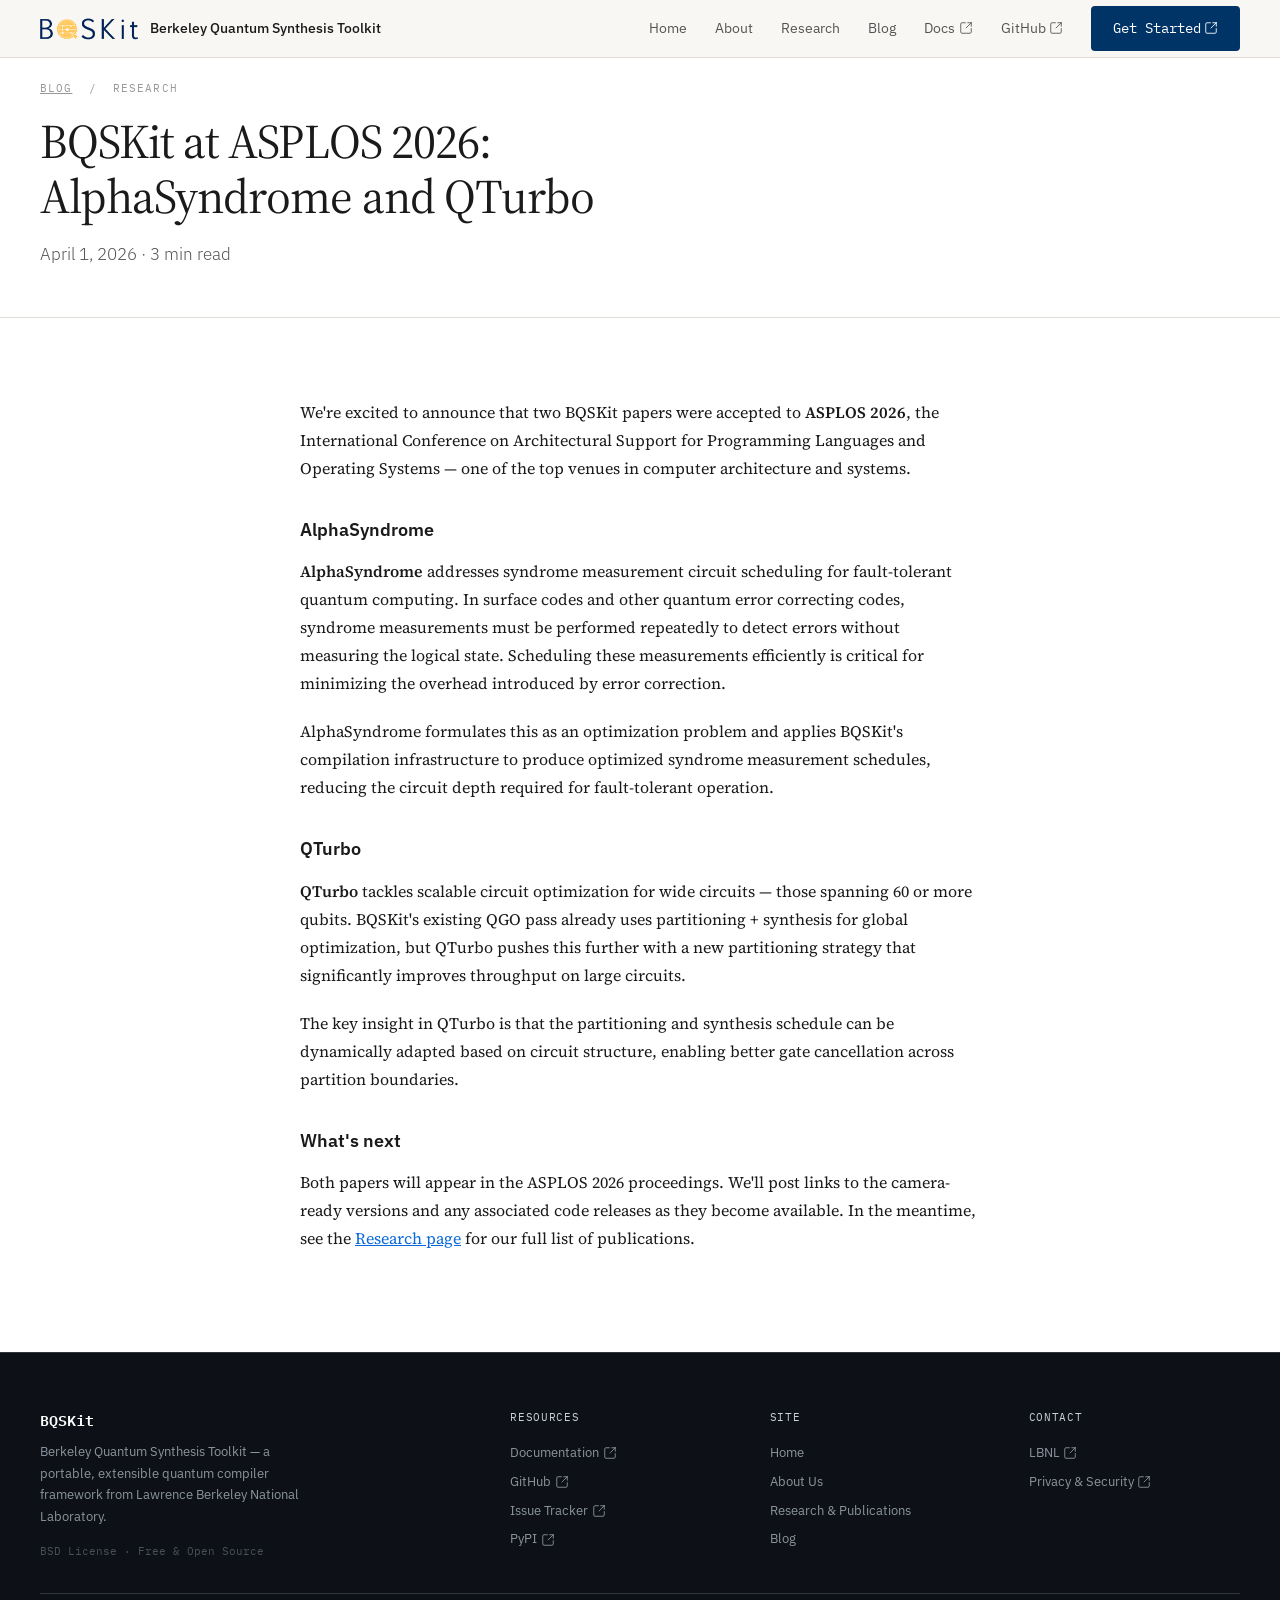
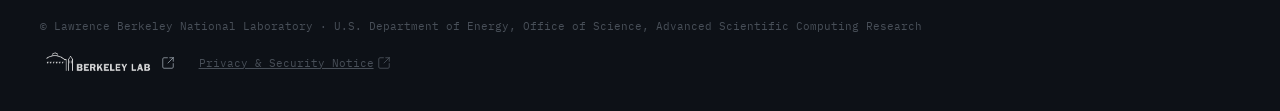
<file: blog/asplos-2026.html>
<!doctype html>
<html lang="en">
    <head>
        <meta charset="UTF-8" />
        <meta name="viewport" content="width=device-width, initial-scale=1.0" />
        <title>BQSKit at ASPLOS 2026: AlphaSyndrome and QTurbo — BQSKit Blog</title>
        <link rel="stylesheet" href="../style.css" />
        <script src="../components.js"></script>
    </head>
    <body>
        <site-nav base=".."></site-nav>

        <!-- POST HEADER -->
        <div class="page-hero">
            <div class="container">
                <div class="page-hero-eyebrow">
                    <a href="../blog" style="color: inherit">Blog</a>
                    &nbsp;/&nbsp; Research
                </div>
                <h1>BQSKit at ASPLOS 2026: AlphaSyndrome and QTurbo</h1>
                <p class="page-hero-desc">April 1, 2026 · 3 min read</p>
            </div>
        </div>

        <!-- POST BODY -->
        <section class="section-wrap white">
            <div class="blog-post">

                <p>
                    We're excited to announce that two BQSKit papers were accepted
                    to <strong>ASPLOS 2026</strong>, the International Conference on
                    Architectural Support for Programming Languages and Operating
                    Systems — one of the top venues in computer architecture and
                    systems.
                </p>

                <h2>AlphaSyndrome</h2>

                <p>
                    <strong>AlphaSyndrome</strong> addresses syndrome measurement
                    circuit scheduling for fault-tolerant quantum computing. In
                    surface codes and other quantum error correcting codes, syndrome
                    measurements must be performed repeatedly to detect errors without
                    measuring the logical state. Scheduling these measurements
                    efficiently is critical for minimizing the overhead introduced by
                    error correction.
                </p>

                <p>
                    AlphaSyndrome formulates this as an optimization problem and
                    applies BQSKit's compilation infrastructure to produce optimized
                    syndrome measurement schedules, reducing the circuit depth required
                    for fault-tolerant operation.
                </p>

                <h2>QTurbo</h2>

                <p>
                    <strong>QTurbo</strong> tackles scalable circuit optimization for
                    wide circuits — those spanning 60 or more qubits. BQSKit's existing
                    QGO pass already uses partitioning + synthesis for global optimization,
                    but QTurbo pushes this further with a new partitioning strategy that
                    significantly improves throughput on large circuits.
                </p>

                <p>
                    The key insight in QTurbo is that the partitioning and synthesis
                    schedule can be dynamically adapted based on circuit structure,
                    enabling better gate cancellation across partition boundaries.
                </p>

                <h2>What's next</h2>

                <p>
                    Both papers will appear in the ASPLOS 2026 proceedings. We'll
                    post links to the camera-ready versions and any associated code
                    releases as they become available. In the meantime, see the
                    <a href="../research" style="color: var(--accent)">Research page</a>
                    for our full list of publications.
                </p>

            </div>
        </section>

        <site-footer base=".."></site-footer>
        <script src="../main.js"></script>
    </body>
</html>
</file>
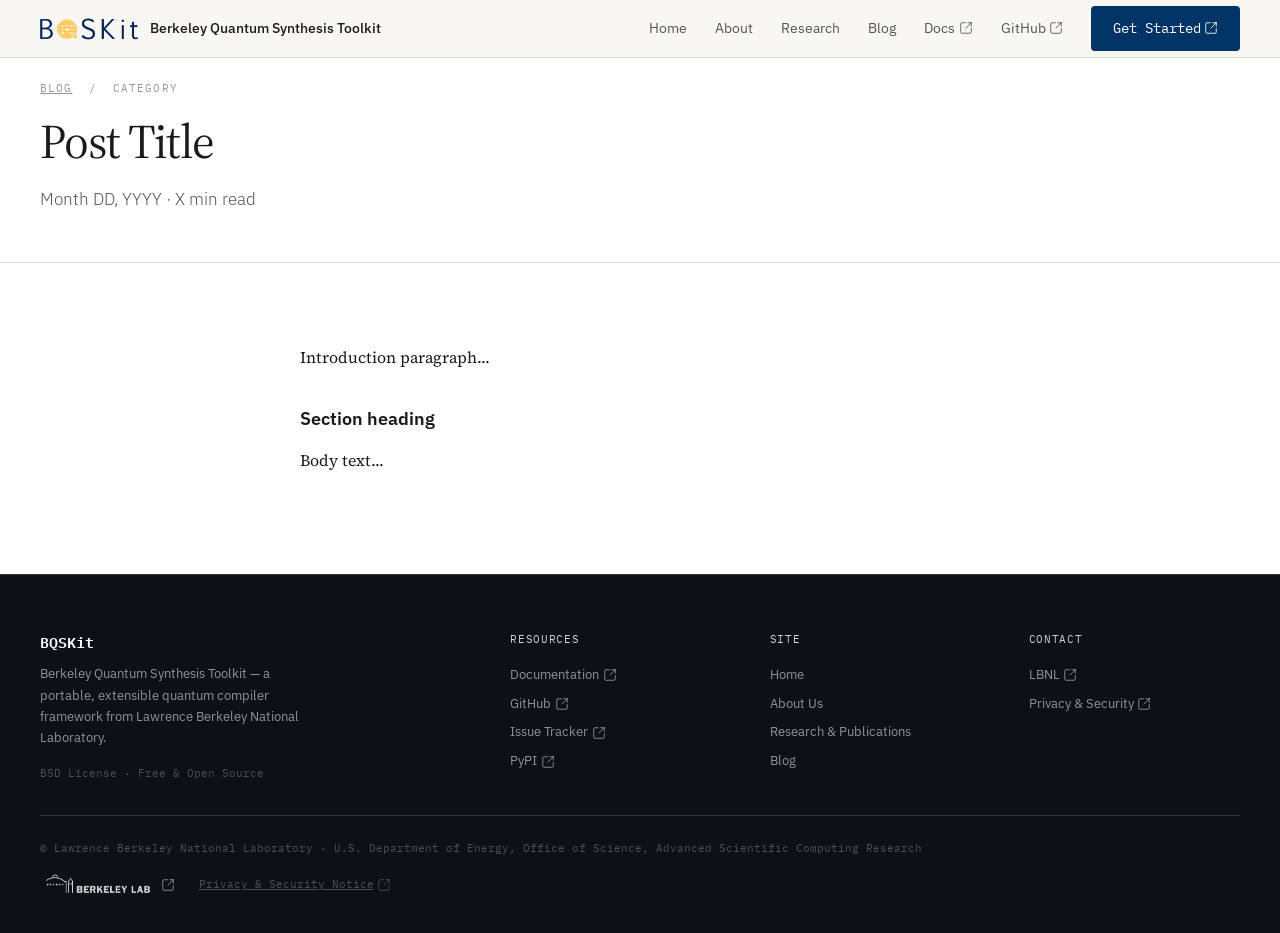
<file: blog/template.html>
<!--
  HOW TO PUBLISH A NEW BLOG POST (for AI or humans)
  ==================================================
  To add a post, do BOTH of the following steps — nothing else is needed.

  STEP 1 — Create blog/YOUR-SLUG.html
    Copy everything below this comment block into a new file at blog/YOUR-SLUG.html.
    Fill in the four placeholders:
      • <title>         → "Post Title — BQSKit Blog"
      • page-hero-eyebrow category → one of: Research | Release | Tutorial | News
      • <h1>            → post title (same as <title> prefix)
      • page-hero-desc  → "Month DD, YYYY · X min read"
      • blog-post body  → the post content (use <h2>, <p>, <ul>, <pre><code>, etc.)
    Do NOT modify any other files in blog/.

  STEP 2 — Add one entry to posts.js (in the project root)
    Append an object to the BLOG_POSTS array:
      {
          slug: "YOUR-SLUG",          // must match the filename (without .html)
          title: "Your Post Title",
          date: "YYYY-MM-DD",
          category: "Research",       // Research | Release | Tutorial | News
          excerpt: "One or two sentence summary shown on the blog index card.",
      },
    Sort newest-first by date (or just prepend). That's it.
-->
<!doctype html>
<html lang="en">
    <head>
        <meta charset="UTF-8" />
        <meta name="viewport" content="width=device-width, initial-scale=1.0" />
        <title>Post Title — BQSKit Blog</title>
        <link rel="stylesheet" href="../style.css" />
        <script src="../components.js"></script>
    </head>
    <body>
        <site-nav base=".."></site-nav>

        <!-- POST HEADER -->
        <div class="page-hero">
            <div class="container">
                <div class="page-hero-eyebrow">
                    <a href="../blog" style="color: inherit">Blog</a>
                    &nbsp;/&nbsp; Category <!-- e.g. Research, Release, Tutorial -->
                </div>
                <h1>Post Title</h1>
                <p class="page-hero-desc">Month DD, YYYY · X min read</p>
            </div>
        </div>

        <!-- POST BODY -->
        <section class="section-wrap white">
            <div class="blog-post">

                <p>Introduction paragraph...</p>

                <h2>Section heading</h2>

                <p>Body text...</p>

                <!-- Add <h2>, <p>, <ul>, <ol>, <code>, <pre><code> as needed -->

            </div>
        </section>

        <site-footer base=".."></site-footer>
        <script src="../main.js"></script>
    </body>
</html>
</file>
<file: style.css>
/* ── FONTS ─────────────────────────────────────────────── */
@import url("https://fonts.googleapis.com/css2?family=IBM+Plex+Mono:wght@400;500;600&family=Source+Serif+4:ital,opsz,wght@0,8..60,300;0,8..60,400;0,8..60,500;1,8..60,300;1,8..60,400&family=IBM+Plex+Sans:wght@300;400;500;600&display=swap");

/* ── TOKENS ─────────────────────────────────────────────── */
:root {
    --bg: #f8f7f4;
    --bg2: #f0ede8;
    --bg3: #e8e4de;
    --bg-dark: #0d1117;
    --bg-dark2: #161b22;
    --bg-dark3: #1c2128;
    --border: #e2ddd7;
    --border2: #ccc8c2;
    --border-dark: #30363d;
    --border-dark2: #3a424d;
    --text: #1a1a1a;
    --text-mid: #555;
    --text-dim: #999;
    --text-light: #c9d1d9;
    --text-light-mid: #8b949e;
    --text-light-dim: #484f58;
    --accent: #0969da;
    --accent-light: #1f6feb;
    --accent2: #1a7f37;
    --gold: #9a6700;
    --gold-bg: #fff8c5;
    --lbl: #003366;
    --lbl-light: #0a4a8c;
    --mono: "IBM Plex Mono", monospace;
    --sans: "IBM Plex Sans", sans-serif;
    --serif: "Source Serif 4", Georgia, serif;
}

/* ── RESET ──────────────────────────────────────────────── */
*,
*::before,
*::after {
    box-sizing: border-box;
    margin: 0;
    padding: 0;
}
html {
    scroll-behavior: smooth;
}
body {
    background: var(--bg);
    color: var(--text);
    font-family: var(--sans);
    font-size: 15px;
    line-height: 1.6;
    -webkit-font-smoothing: antialiased;
}
a {
    color: inherit;
}
code {
    font-family: var(--mono);
}

/* ── NAV ────────────────────────────────────────────────── */
.site-nav {
    position: fixed;
    top: 0;
    left: 0;
    right: 0;
    z-index: 200;
    height: 58px;
    display: flex;
    align-items: center;
    justify-content: space-between;
    padding: 0 2.5rem;
    background: rgba(248, 247, 244, 0.93);
    backdrop-filter: blur(10px);
    border-bottom: 1px solid var(--border);
}
.nav-brand {
    display: flex;
    align-items: center;
    gap: 0.75rem;
    text-decoration: none;
}

.nav-brand-logo {
    height: 32px;
    width: auto;
    display: block;
}
.nav-site-name {
    font-size: 14px;
    font-weight: 500;
    color: var(--text);
}
.nav-links {
    display: flex;
    align-items: center;
    gap: 1.75rem;
}
.nav-links a {
    font-size: 14px;
    color: var(--text-mid);
    text-decoration: none;
    transition: color 0.12s;
}
.nav-links a:hover,
.nav-links a.active {
    color: var(--text);
}
.nav-links a.active {
    font-weight: 500;
    border-bottom: none;
    box-shadow: inset 0 -2px 0 var(--lbl);
}
a[target="_blank"],
a[href^="http://"]:not([href^="http://bqskit.lbl.gov"]),
a[href^="https://"]:not([href^="https://bqskit.lbl.gov"]) {
    display: inline-flex;
    align-items: center;
    gap: 0.2rem;
}
a[target="_blank"]::after {
    content: "";
    display: inline-block;
    width: 14px;
    height: 14px;
    background-color: currentColor;
    -webkit-mask: url("data:image/svg+xml,%3Csvg width='24' height='24' viewBox='0 0 24 24' stroke-width='1.5' fill='none' xmlns='http://www.w3.org/2000/svg'%3E%3Cpath d='M21 3L15 3M21 3L12 12M21 3V9' stroke='black' stroke-linecap='round' stroke-linejoin='round'/%3E%3Cpath d='M21 13V19C21 20.1046 20.1046 21 19 21H5C3.89543 21 3 20.1046 3 19V5C3 3.89543 3.89543 3 5 3H11' stroke='black' stroke-linecap='round'/%3E%3C/svg%3E")
        no-repeat center;
    mask: url("data:image/svg+xml,%3Csvg width='24' height='24' viewBox='0 0 24 24' stroke-width='1.5' fill='none' xmlns='http://www.w3.org/2000/svg'%3E%3Cpath d='M21 3L15 3M21 3L12 12M21 3V9' stroke='black' stroke-linecap='round' stroke-linejoin='round'/%3E%3Cpath d='M21 13V19C21 20.1046 20.1046 21 19 21H5C3.89543 21 3 20.1046 3 19V5C3 3.89543 3.89543 3 5 3H11' stroke='black' stroke-linecap='round'/%3E%3C/svg%3E")
        no-repeat center;
    -webkit-mask-size: contain;
    mask-size: contain;
}
.nav-cta {
    font-family: var(--mono);
    font-size: 12px;
    padding: 7px 16px;
    background: var(--lbl);
    color: #fff !important;
    border-radius: 4px;
    text-decoration: none;
    transition: background 0.12s;
}
.nav-cta:hover {
    background: var(--lbl-light) !important;
}

/* ── FOOTER ─────────────────────────────────────────────── */
.site-footer {
    background: var(--bg-dark);
    border-top: 1px solid var(--border-dark);
    padding: 3.5rem 2.5rem 2rem;
    color: var(--text-light-mid);
}
.footer-inner {
    max-width: 1400px;
    margin: 0 auto 2rem;
    display: grid;
    grid-template-columns: 2fr 1fr 1fr 1fr;
    gap: 3rem;
}
.footer-brand-name {
    font-family: var(--mono);
    font-size: 15px;
    font-weight: 600;
    color: #fff;
    margin-bottom: 0.5rem;
}
.footer-brand-desc {
    font-size: 13px;
    line-height: 1.65;
    color: var(--text-light-mid);
    max-width: 260px;
    margin-bottom: 1rem;
}
.footer-license {
    font-family: var(--mono);
    font-size: 11px;
    color: var(--text-light-dim);
}
.footer-col-title {
    font-family: var(--mono);
    font-size: 11px;
    color: var(--text-light);
    letter-spacing: 0.06em;
    text-transform: uppercase;
    margin-bottom: 1rem;
}
.footer-links {
    display: flex;
    flex-direction: column;
    gap: 0.5rem;
}
.footer-links a {
    font-size: 13px;
    color: var(--text-light-mid);
    text-decoration: none;
    transition: color 0.1s;
}
.footer-links a:hover {
    color: var(--text-light);
}
.footer-bottom {
    max-width: 1400px;
    margin: 0 auto;
    padding-top: 1.5rem;
    border-top: 1px solid var(--border-dark);
    display: flex;
    justify-content: space-between;
    flex-wrap: wrap;
    gap: 0.75rem;
}
.footer-bottom-text {
    font-family: var(--mono);
    font-size: 11px;
    color: var(--text-light-dim);
}
.footer-bottom-right {
    display: flex;
    align-items: center;
    gap: 1.5rem;
}
.footer-lbl-logo img {
    height: 32px;
    width: auto;
    opacity: 0.85;
    display: block;
}
.footer-lbl-logo:hover img {
    opacity: 1;
}

/* ── SHARED SECTION PRIMITIVES ──────────────────────────── */
.section-wrap {
    padding: 5rem 2.5rem;
}
.section-wrap.dark {
    background: var(--bg-dark);
    color: var(--text-light);
}
.section-wrap.tinted {
    background: var(--bg2);
}
.section-wrap.white {
    background: #fff;
}
.section-wrap.ruled {
    background: #fff;
    border-top: 1px solid var(--border);
    border-bottom: 1px solid var(--border);
}
.container {
    max-width: 1400px;
    margin: 0 auto;
}

.eyebrow {
    font-family: var(--mono);
    font-size: 11px;
    letter-spacing: 0.1em;
    text-transform: uppercase;
    color: var(--text-dim);
    margin-bottom: 1rem;
}
.dark .eyebrow {
    color: var(--text-light-dim);
}

h2.sh {
    font-family: var(--serif);
    font-size: clamp(1.6rem, 3vw, 2.2rem);
    font-weight: 400;
    letter-spacing: -0.02em;
    line-height: 1.2;
    color: var(--text);
    margin-bottom: 0.75rem;
}
.dark h2.sh {
    color: var(--text-light);
}

.sdesc {
    font-size: 16px;
    font-weight: 300;
    color: var(--text-mid);
    max-width: 540px;
    line-height: 1.7;
    margin-bottom: 2.5rem;
}
.dark .sdesc {
    color: var(--text-light-mid);
}

/* ── BUTTONS ────────────────────────────────────────────── */
.btn {
    display: inline-block;
    font-family: var(--mono);
    font-size: 13px;
    padding: 11px 22px;
    border-radius: 4px;
    text-decoration: none;
    transition: all 0.12s;
}
.btn-primary {
    background: var(--lbl);
    color: #fff;
}
.btn-primary:hover {
    background: var(--lbl-light);
    color: #fff;
}
.btn-ghost {
    border: 1px solid var(--border2);
    color: var(--text);
}
.btn-ghost:hover {
    border-color: var(--lbl);
    color: var(--lbl);
}
.btn-ghost-dark {
    border: 1px solid var(--border-dark2);
    color: var(--text-light);
}
.btn-ghost-dark:hover {
    border-color: var(--accent-light);
    color: var(--accent-light);
}

/* ── TRUST BAR ──────────────────────────────────────────── */
.trust-bar {
    background: var(--bg2);
    border-top: 1px solid var(--border);
    border-bottom: 1px solid var(--border);
    padding: 1.25rem 2.5rem;
}
.trust-bar-inner {
    max-width: 1400px;
    margin: 0 auto;
    display: flex;
    align-items: center;
    gap: 2.5rem;
    flex-wrap: wrap;
}
.trust-label {
    font-family: var(--mono);
    font-size: 11px;
    letter-spacing: 0.05em;
    text-transform: uppercase;
    color: var(--text-dim);
    white-space: nowrap;
}
.trust-items {
    display: flex;
    gap: 1.75rem;
    flex-wrap: wrap;
    align-items: center;
}
.trust-item {
    font-size: 13px;
    color: var(--text-mid);
}
.trust-item strong {
    color: var(--text);
    font-weight: 600;
}
.trust-sep {
    color: var(--border2);
}

/* ── CARDS (generic) ────────────────────────────────────── */
.card {
    background: #fff;
    border: 1px solid var(--border);
    border-radius: 6px;
    padding: 1.75rem;
    transition:
        box-shadow 0.15s,
        border-color 0.15s;
}
.card:hover {
    box-shadow: 0 4px 16px rgba(0, 0, 0, 0.06);
    border-color: var(--border2);
}

/* ── PILL / BADGE ───────────────────────────────────────── */
.pill {
    display: inline-block;
    font-family: var(--mono);
    font-size: 10px;
    padding: 2px 8px;
    border-radius: 20px;
}
.pill-award {
    background: var(--gold-bg);
    color: var(--gold);
    border: 1px solid #dba512;
}
.pill-arxiv {
    background: #f0f6ff;
    color: var(--accent);
    border: 1px solid #b3d0f5;
}
.pill-new {
    background: #f0faf3;
    color: var(--accent2);
    border: 1px solid #b3e5c0;
}

.tag {
    display: inline-block;
    font-family: var(--mono);
    font-size: 10px;
    padding: 3px 8px;
    border-radius: 3px;
    margin-bottom: 0.9rem;
}
.tag-c {
    background: #dbeafe;
    color: #1d4ed8;
}
.tag-s {
    background: #f3e8ff;
    color: #7e22ce;
}
.tag-f {
    background: #fef9c3;
    color: #a16207;
}
.tag-a {
    background: #dcfce7;
    color: #15803d;
}
.tag-r {
    background: #fee2e2;
    color: #b91c1c;
}

/* ── CODE BLOCK ─────────────────────────────────────────── */
.code-card {
    background: var(--bg-dark);
    border-radius: 8px;
    overflow: hidden;
    box-shadow: 0 4px 24px rgba(0, 0, 0, 0.15);
}
.code-panel {
    display: none;
    padding: 1.25rem 1.5rem;
}
.code-panel.active {
    display: block;
}
.code-panel pre {
    font-family: var(--mono);
    font-size: 14px;
    line-height: 1.9;
    color: var(--text-light);
    overflow-x: auto;
}
.ck {
    color: #ff7b72;
}
.cf {
    color: #79c0ff;
}
.cs {
    color: #a5d6ff;
}
.cc {
    color: var(--text-light-dim);
    font-style: italic;
}
.cn {
    color: #ffa657;
}
.cm {
    color: #7ee787;
}
.code-footer {
    padding: 0.75rem 1.5rem;
    border-top: 1px solid var(--border-dark);
    font-family: var(--mono);
    font-size: 11px;
    color: var(--text-light-dim);
    display: flex;
    justify-content: space-between;
    align-items: center;
}
.code-footer a {
    color: var(--accent-light);
    text-decoration: none;
}
.code-footer a:hover {
    text-decoration: underline;
}

/* ── RESEARCH GRID (research areas) ─────────────────────── */
.research-grid {
    display: grid;
    grid-template-columns: repeat(2, 1fr);
    gap: 1rem;
    background: transparent;
    border: none;
}
.research-card {
    background: #fff;
    border: 1px solid var(--border);
    border-radius: 6px;
    padding: 1.5rem;
}
.dg-num {
    font-family: var(--mono);
    font-size: 10px;
    color: var(--text-dim);
    margin-bottom: 0.5rem;
}
.dg-title {
    font-size: 14px;
    font-weight: 600;
    color: var(--text);
    margin-bottom: 0.5rem;
    line-height: 1.35;
}
.dg-desc {
    font-size: 12px;
    color: var(--text-mid);
    line-height: 1.6;
    margin-bottom: 1rem;
}
.dg-papers {
    display: flex;
    flex-direction: column;
    gap: 0.3rem;
}
.dg-papers a {
    font-family: var(--mono);
    font-size: 11px;
    color: var(--accent);
    text-decoration: none;
    transition: color 0.1s;
    line-height: 1.4;
}
.dg-papers a::before {
    content: "→ ";
}
.dg-papers a:hover {
    color: var(--lbl);
}
.dg-award {
    color: var(--gold) !important;
}

/* ── PUB ROW ────────────────────────────────────────────── */
.pub-list {
    display: flex;
    flex-direction: column;
    gap: 1px;
    background: var(--border);
    border: 1px solid var(--border);
    border-radius: 6px;
    overflow: hidden;
}
.pub-row {
    background: #fff;
    padding: 1rem 1.25rem;
    display: flex;
    align-items: flex-start;
    gap: 1rem;
    transition: background 0.1s;
}
.pub-row:hover {
    background: #fafaf8;
}
.pub-row.award {
    border-left: 3px solid var(--gold);
}
.pub-info {
    flex: 1;
}
.pub-title {
    font-size: 14px;
    font-weight: 500;
    color: var(--text);
    text-decoration: none;
    display: block;
    margin-bottom: 0.25rem;
    line-height: 1.4;
}
.pub-title:hover {
    color: var(--accent);
}
.pub-authors {
    font-size: 12px;
    color: var(--text-dim);
    margin-bottom: 0.3rem;
}
.pub-meta {
    display: flex;
    align-items: center;
    gap: 0.6rem;
    flex-wrap: wrap;
}
.pub-venue {
    font-family: var(--mono);
    font-size: 11px;
    color: var(--text-mid);
}
.pub-arxiv-btn {
    font-family: var(--mono);
    font-size: 10px;
    color: var(--accent);
    background: #f0f6ff;
    border: 1px solid #b3d0f5;
    border-radius: 3px;
    padding: 1px 7px;
    text-decoration: none;
    white-space: nowrap;
    transition: background 0.1s;
}
.pub-arxiv-btn:hover {
    background: #daeaff;
}

/* ── PUB FILTERS ────────────────────────────────────────── */
.pub-filters {
    display: flex;
    gap: 0.5rem;
    flex-wrap: wrap;
    margin-bottom: 1.5rem;
}
.pf {
    font-family: var(--mono);
    font-size: 11px;
    padding: 5px 12px;
    border: 1px solid var(--border);
    border-radius: 20px;
    color: var(--text-mid);
    cursor: pointer;
    background: #fff;
    transition: all 0.12s;
}
.pf.active {
    background: var(--lbl);
    border-color: var(--lbl);
    color: #fff;
}
.pf:hover:not(.active) {
    border-color: #aaa;
}

/* ── STEP ROW ───────────────────────────────────────────── */

/* ── TEAM GRID ──────────────────────────────────────────── */
.team-grid {
    display: grid;
    grid-template-columns: repeat(auto-fill, minmax(160px, 1fr));
    gap: 1rem;
}
.team-card {
    padding: 1.25rem;
    text-align: center;
    border: 1px solid var(--border);
    border-radius: 6px;
    background: var(--bg);
    transition: box-shadow 0.12s;
    display: flex;
    flex-direction: column;
}
.team-card:hover {
    box-shadow: 0 4px 12px rgba(0, 0, 0, 0.06);
}
.team-avatar {
    width: 52px;
    height: 52px;
    border-radius: 50%;
    background: var(--lbl);
    color: #fff;
    margin: 0 auto 0.75rem;
    display: flex;
    align-items: center;
    justify-content: center;
    font-family: var(--mono);
    font-size: 15px;
    font-weight: 600;
    overflow: hidden;
}
.team-avatar img {
    width: 100%;
    height: 100%;
    object-fit: cover;
    border-radius: 50%;
    display: block;
}
.team-avatar.postdoc {
    background: #6366f1;
}
.team-avatar.grad {
    background: #0891b2;
}
.team-avatar.undergrad {
    background: #059669;
}
.team-name {
    font-size: 14px;
    font-weight: 500;
    margin-bottom: 0.2rem;
}
.team-role {
    font-size: 12px;
    color: var(--text-dim);
    margin-bottom: 0.35rem;
    line-height: 1.4;
}
.team-status {
    display: flex;
    align-items: center;
    justify-content: center;
    gap: 0.35rem;
    font-family: var(--mono);
    font-size: 10px;
    color: var(--text-dim);
    margin-top: auto;
    padding-top: 0.5rem;
}
.ts-dot {
    width: 7px;
    height: 7px;
    border-radius: 50%;
    flex-shrink: 0;
}
.ts-staff   { background: var(--lbl); }
.ts-postdoc { background: #6366f1; }
.ts-grad    { background: #0891b2; }
.ts-undergrad { background: #059669; }
.team-links {
    display: flex;
    gap: 0.4rem;
    justify-content: center;
    flex-wrap: wrap;
}
.team-links a {
    font-family: var(--mono);
    font-size: 10px;
    color: var(--text-mid);
    text-decoration: none;
    padding: 2px 6px;
    border: 1px solid var(--border);
    border-radius: 2px;
    transition:
        color 0.1s,
        border-color 0.1s;
}
.team-links a:hover {
    color: var(--accent);
    border-color: var(--accent);
}

/* ── AFFILIATION STRIP ──────────────────────────────────── */
.affil-row {
    display: flex;
    flex-wrap: wrap;
    gap: 0.75rem;
    align-items: center;
    padding-top: 2rem;
    margin-top: 1rem;
    border-top: 1px solid var(--border);
}
.affil-label {
    font-family: var(--mono);
    font-size: 12px;
    color: var(--text-dim);
}
.affil-chip {
    font-size: 12px;
    color: var(--text-mid);
    padding: 4px 12px;
    border: 1px solid var(--border);
    border-radius: 20px;
    background: #fff;
}

/* ── PAST MEMBERS ───────────────────────────────────────── */
.past-members {
    margin-top: 2.5rem;
}
.past-members h3 {
    font-family: var(--mono);
    font-size: 12px;
    letter-spacing: 0.08em;
    text-transform: uppercase;
    color: var(--text-dim);
    margin-bottom: 1rem;
    padding-bottom: 0.5rem;
    border-bottom: 1px solid var(--border);
}
.past-list {
    display: grid;
    grid-template-columns: repeat(auto-fill, minmax(280px, 1fr));
    gap: 0.5rem;
}
.past-item {
    font-size: 13px;
    color: var(--text-mid);
    line-height: 1.5;
}
.past-item strong {
    color: var(--text);
    font-weight: 500;
}
.past-item .past-now {
    color: var(--text-dim);
    font-size: 12px;
}

/* ── PAGE HERO ──────────────────────────────────────────── */
.page-hero {
    padding: 5rem 2.5rem 3rem;
    background: #fff;
    border-bottom: 1px solid var(--border);
}
.page-hero .container {
    max-width: 1400px;
    margin: 0 auto;
}
.page-hero-eyebrow {
    font-family: var(--mono);
    font-size: 11px;
    letter-spacing: 0.1em;
    text-transform: uppercase;
    color: var(--text-dim);
    margin-bottom: 1rem;
}
.page-hero h1 {
    font-family: var(--serif);
    font-size: clamp(2rem, 4vw, 3rem);
    font-weight: 400;
    letter-spacing: -0.02em;
    line-height: 1.15;
    color: var(--text);
    margin-bottom: 1rem;
    max-width: 700px;
}
.page-hero-desc {
    font-size: 17px;
    font-weight: 300;
    color: var(--text-mid);
    max-width: 560px;
    line-height: 1.7;
}

/* ── RESPONSIVE ─────────────────────────────────────────── */
@media (max-width: 900px) {
    .footer-inner {
        grid-template-columns: 1fr 1fr;
    }
}
@media (max-width: 640px) {
    .site-nav {
        padding: 0 1rem;
    }
    .nav-site-name {
        display: none;
    }
    .nav-links .hide-sm {
        display: none;
    }
    .section-wrap {
        padding: 3rem 1rem;
    }
    .trust-bar {
        padding: 1rem;
    }
    .page-hero {
        padding: 5.5rem 1rem 3rem;
    }
    .footer-inner {
        grid-template-columns: 1fr;
        gap: 2rem;
    }
    .site-footer {
        padding: 2.5rem 1rem 1.5rem;
    }
}

/* extracted from index.html */
/* ── INDEX-ONLY STYLES ──────────────────────────────────── */
.hero {
    padding: 8rem 2.5rem 5rem;
    max-width: 1400px;
    margin: 0 auto;
    display: grid;
    grid-template-columns: 1.2fr 1fr;
    gap: 6rem;
    align-items: center;
}
.hero-lbl {
    display: inline-flex;
    align-items: center;
    gap: 0.5rem;
    font-family: var(--mono);
    font-size: 12px;
    color: var(--text-mid);
    margin-bottom: 1.5rem;
}
.hero-dot {
    width: 6px;
    height: 6px;
    border-radius: 50%;
    background: var(--accent2);
}
.hero h1 {
    font-family: var(--serif);
    font-size: clamp(2.4rem, 5vw, 5rem);
    font-weight: 400;
    line-height: 1.08;
    letter-spacing: -0.02em;
    color: var(--text);
    margin-bottom: 1.25rem;
}
.hero h1 em {
    font-style: italic;
    color: var(--lbl);
}
.hero-sub {
    font-size: clamp(17px, 1.2vw, 22px);
    font-weight: 300;
    color: var(--text-mid);
    line-height: 1.7;
    max-width: 600px;
    margin-bottom: 2rem;
}
.hero-actions {
    display: flex;
    gap: 0.75rem;
    flex-wrap: wrap;
    margin-bottom: 1.5rem;
}
.pip-snippet {
    display: inline-flex;
    align-items: center;
    gap: 0.5rem;
    font-family: var(--mono);
    font-size: 13px;
    background: var(--bg-dark);
    border: 1px solid var(--border-dark);
    border-radius: 6px;
    padding: 7px 12px;
    cursor: pointer;
    user-select: none;
    transition: border-color 0.15s, background 0.15s;
}
.pip-snippet:hover {
    border-color: var(--border-dark2);
    background: var(--bg-dark2);
}
.pip-prompt {
    color: var(--accent2);
    opacity: 0.7;
}
.pip-cmd {
    color: #e6edf3;
}
.pip-copy-icon {
    color: #6e7681;
    display: flex;
    align-items: center;
    margin-left: 2px;
    transition: color 0.15s;
}
.pip-snippet:hover .pip-copy-icon {
    color: #c9d1d9;
}
.icon-check {
    display: none;
}
.pip-snippet.copied .icon-copy {
    display: none;
}
.pip-snippet.copied .icon-check {
    display: block;
    color: var(--accent2);
}

/* cap grid */
.cap-grid {
    display: grid;
    grid-template-columns: repeat(3, 1fr);
    gap: 1.25rem;
}
@media (max-width: 860px) {
    .cap-grid {
        grid-template-columns: repeat(2, 1fr);
    }
}
@media (max-width: 540px) {
    .cap-grid {
        grid-template-columns: 1fr;
    }
}
.cap-grid .card {
    height: 100%;
    display: flex;
    flex-direction: column;
}
.cap-grid .tag {
    align-self: flex-start;
}
.cap-title {
    font-size: 15px;
    font-weight: 600;
    margin-bottom: 0.5rem;
    line-height: 1.3;
}
.cap-desc {
    font-size: 13px;
    color: var(--text-mid);
    line-height: 1.65;
    margin-bottom: 1rem;
}
.cap-link {
    font-family: var(--mono);
    font-size: 12px;
    color: var(--accent);
    text-decoration: none;
    margin-top: auto;
    align-self: flex-start;
}
.cap-link:hover {
    text-decoration: underline;
}

/* index custom */
.integ-name {
    font-weight: 600;
    font-size: 14px;
    margin-bottom: 0.35rem;
}
.integ-desc {
    font-size: 12px;
    color: var(--text-mid);
    line-height: 1.5;
}
.news-date {
    font-family: var(--mono);
    font-size: 11px;
    color: var(--text-dim);
    margin-bottom: 0.75rem;
}
.news-grid .pill {
    display: block;
    width: fit-content;
    margin-bottom: 0.5rem;
}
.news-title {
    font-size: 14px;
    font-weight: 500;
    color: var(--text);
    text-decoration: none;
    display: block;
    line-height: 1.4;
    margin-bottom: 0.5rem;
}
.news-title:hover {
    color: var(--accent);
}
.news-snippet {
    font-size: 13px;
    color: var(--text-mid);
    line-height: 1.6;
}

@media (max-width: 900px) {
    .hero {
        grid-template-columns: 1fr;
        min-height: auto;
    }
    .hero-code {
        display: none;
    }
}
@media (max-width: 640px) {
    .hero {
        padding: 6rem 1rem 3rem;
    }
}

/* extracted from about.html */
/* ── ABOUT-ONLY STYLES ──────────────────────────────────── */
.mission-grid {
    display: grid;
    grid-template-columns: 1fr 1fr;
    gap: 3rem;
    align-items: start;
}
.mission-body {
    font-size: 16px;
    font-weight: 300;
    color: var(--text-mid);
    line-height: 1.8;
}
.mission-body p + p {
    margin-top: 1rem;
}
.mission-highlights {
    display: flex;
    flex-direction: column;
    gap: 1rem;
}
.mh {
    background: #fff;
    border: 1px solid var(--border);
    border-radius: 6px;
    padding: 1.25rem 1.5rem;
    border-left: 3px solid var(--lbl);
}
.mh-title {
    font-size: 14px;
    font-weight: 600;
    margin-bottom: 0.3rem;
}
.mh-desc {
    font-size: 13px;
    color: var(--text-mid);
    line-height: 1.6;
}

.role-legend {
    display: flex;
    gap: 1rem;
    flex-wrap: wrap;
    margin-bottom: 1.5rem;
    align-items: center;
}
.rl-item {
    display: flex;
    align-items: center;
    gap: 0.4rem;
    font-size: 12px;
    color: var(--text-mid);
}
.rl-dot {
    width: 10px;
    height: 10px;
    border-radius: 50%;
}
.rl-staff {
    background: var(--lbl);
}
.rl-postdoc {
    background: #6366f1;
}
.rl-grad {
    background: #0891b2;
}
.rl-undergrad {
    background: #059669;
}

@media (max-width: 720px) {
    .mission-grid {
        grid-template-columns: 1fr;
    }
}

/* extracted from research.html */
/* ── RESEARCH-ONLY STYLES ───────────────────────────────── */
.year-header {
    font-family: var(--mono);
    font-size: 11px;
    letter-spacing: 0.08em;
    text-transform: uppercase;
    color: var(--text-dim);
    margin: 2rem 0 0.75rem;
    display: flex;
    align-items: center;
    gap: 0.75rem;
}
.year-header::after {
    content: "";
    flex: 1;
    height: 1px;
    background: var(--border);
}
.year-header:first-child {
    margin-top: 0;
}

.year-btns {
    display: flex;
    gap: 0.5rem;
    flex-wrap: wrap;
    margin-bottom: 1.5rem;
}
.year-btn {
    font-family: var(--mono);
    font-size: 11px;
    padding: 5px 12px;
    border: 1px solid var(--border);
    border-radius: 20px;
    color: var(--text-mid);
    cursor: pointer;
    background: #fff;
    transition: all 0.12s;
}
.year-btn.active {
    background: var(--bg-dark);
    border-color: var(--bg-dark);
    color: #fff;
}
.year-btn:hover:not(.active) {
    border-color: #aaa;
}

.open-prob-list {
    display: flex;
    flex-direction: column;
    gap: 1px;
    background: var(--border);
    border: 1px solid var(--border);
    border-radius: 6px;
    overflow: hidden;
}
.op-row {
    background: #fff;
    display: flex;
    gap: 1.5rem;
    padding: 1.25rem 1.5rem;
    transition: background 0.1s;
}
.op-row:hover {
    background: #fafaf8;
}
.op-num {
    font-family: var(--mono);
    font-size: 11px;
    color: var(--text-dim);
    min-width: 28px;
    padding-top: 3px;
}
.op-title {
    font-size: 14px;
    font-weight: 600;
    margin-bottom: 0.25rem;
}
.op-desc {
    font-size: 13px;
    color: var(--text-mid);
    line-height: 1.6;
}

.pub-year-section {
    margin-bottom: 0.5rem;
}

/* extracted from 404.html */
.not-found {
    min-height: 100vh;
    display: flex;
    align-items: center;
    justify-content: center;
    padding: 2rem;
}
.nf-inner {
    max-width: 560px;
    width: 100%;
}
.nf-code {
    font-family: var(--mono);
    font-size: 11px;
    color: var(--text-dim);
    letter-spacing: 0.1em;
    text-transform: uppercase;
    margin-bottom: 2rem;
    display: flex;
    align-items: center;
    gap: 0.75rem;
}
.nf-code::before {
    content: "";
    display: block;
    width: 32px;
    height: 1px;
    background: var(--border2);
}
.nf-num {
    font-family: var(--serif);
    font-size: clamp(5rem, 15vw, 9rem);
    font-weight: 300;
    line-height: 1;
    color: var(--bg3);
    letter-spacing: -0.04em;
    margin-bottom: 0.5rem;
    user-select: none;
}
.nf-title {
    font-family: var(--serif);
    font-size: clamp(1.4rem, 3vw, 2rem);
    font-weight: 400;
    color: var(--text);
    letter-spacing: -0.02em;
    margin-bottom: 0.75rem;
    line-height: 1.2;
}
.nf-desc {
    font-size: 15px;
    font-weight: 300;
    color: var(--text-mid);
    line-height: 1.7;
    margin-bottom: 2rem;
}
.nf-actions {
    display: flex;
    gap: 0.75rem;
    flex-wrap: wrap;
    margin-bottom: 2.5rem;
}
.nf-divider {
    height: 1px;
    background: var(--border);
    margin-bottom: 1.5rem;
}
.nf-links-label {
    font-family: var(--mono);
    font-size: 11px;
    letter-spacing: 0.08em;
    text-transform: uppercase;
    color: var(--text-dim);
    margin-bottom: 1rem;
}
.nf-links {
    display: flex;
    gap: 1.5rem;
    flex-wrap: wrap;
}
.nf-links a {
    font-family: var(--mono);
    font-size: 12px;
    color: var(--text-mid);
    text-decoration: none;
    transition: color 0.12s;
}
.nf-links a:hover {
    color: var(--accent);
}
.nf-links a::before {
    content: "→ ";
}
/* external link icon handled by .external-link */

/* ── BLOG INDEX ─────────────────────────────────────────── */
.blog-grid {
    display: grid;
    grid-template-columns: repeat(auto-fill, minmax(300px, 1fr));
    gap: 1.5rem;
}
.blog-card {
    display: flex;
    flex-direction: column;
    gap: 0.6rem;
    text-decoration: none;
    color: inherit;
    cursor: pointer;
}
.blog-card-meta {
    display: flex;
    align-items: center;
    gap: 0.65rem;
}
.blog-card-date {
    font-family: var(--mono);
    font-size: 11px;
    color: var(--text-dim);
}
.blog-card-title {
    font-size: 15px;
    font-weight: 500;
    color: var(--text);
    line-height: 1.4;
}
.blog-card:hover .blog-card-title {
    color: var(--accent);
}
.blog-card-excerpt {
    font-size: 13px;
    color: var(--text-mid);
    line-height: 1.6;
    flex: 1;
}
.blog-card-read {
    font-family: var(--mono);
    font-size: 12px;
    color: var(--accent);
    margin-top: 0.25rem;
}
.blog-empty {
    font-size: 14px;
    color: var(--text-dim);
    text-align: center;
    padding: 3rem 0;
}

/* ── BLOG POST BODY ─────────────────────────────────────── */
.blog-post {
    max-width: 680px;
    margin: 0 auto;
    font-family: var(--serif);
    font-size: 16px;
    line-height: 1.75;
    color: var(--text);
}
.blog-post p {
    margin-bottom: 1.25rem;
}
.blog-post h2 {
    font-family: var(--sans);
    font-size: 18px;
    font-weight: 600;
    margin: 2rem 0 0.75rem;
    color: var(--text);
}
.blog-post h3 {
    font-family: var(--sans);
    font-size: 15px;
    font-weight: 600;
    margin: 1.5rem 0 0.5rem;
    color: var(--text);
}
.blog-post ul,
.blog-post ol {
    padding-left: 1.5rem;
    margin-bottom: 1.25rem;
}
.blog-post li {
    margin-bottom: 0.35rem;
}
.blog-post code {
    font-size: 13px;
    background: var(--bg2);
    padding: 1px 5px;
    border-radius: 3px;
}
.blog-post pre {
    background: var(--bg-dark);
    color: var(--text-light);
    padding: 1.25rem 1.5rem;
    border-radius: 6px;
    overflow-x: auto;
    margin-bottom: 1.25rem;
}
.blog-post pre code {
    background: none;
    padding: 0;
    font-size: 13px;
}
.blog-post strong {
    font-weight: 600;
}
</file>
